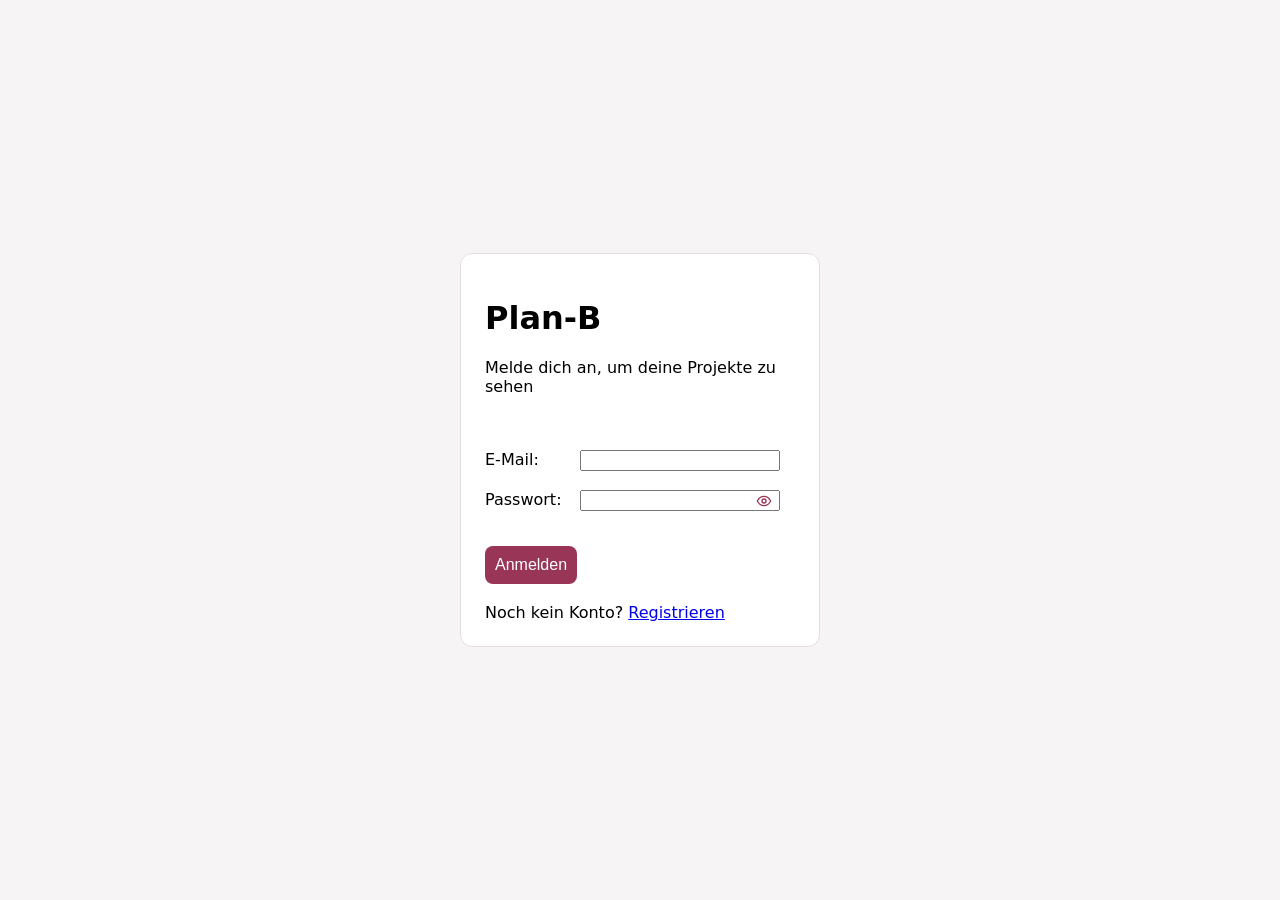
<file: Home/HTML/index.html>
<!DOCTYPE html>
<html lang="de">
<head>
    <meta charset="UTF-8">
    <meta name="viewport" content="width=device-width, initial-scale=1.0">
    <title>Dashboard · Plan B</title>
    <link rel="icon" type="image/svg+xml" href="../../icons/plan-b.svg?v=31">
    <link rel="shortcut icon" href="../../icons/plan-b.svg?v=31">
    <link rel="stylesheet" href="../../Projekte/CSS/projects.css?v=31">
    <link rel="stylesheet" href="../CSS/menu.css?v=31">
    <link rel="stylesheet" href="../CSS/home.css?v=31">
    <script src="/Projekte/JS/offline-db.js" defer></script>
    <script src="/Projekte/JS/api.js" defer></script>
    <script src="/Projekte/JS/ui.js" defer></script>
    <script src="../JS/menu.js" defer></script> <!--KI-Log Nr. 21-->
    <script src="../JS/home.js" defer></script>
</head>
<body>

    <header class="topbar">
        <a class="logo" href="index.html" aria-label="Plan B Startseite">
            <img src="../../icons/plan-b.svg?v=31" alt="" aria-hidden="true">
        </a>
        <nav class="nav" aria-label="Hauptnavigation">
            <a href="index.html?v=31" aria-current="page">Home</a>
            <a href="/Projekte/HTML/projects.html">Projekte</a>
            <a href="/Kalender/HTML/calender.html">Kalender</a>
        </nav>
        <div class="user-area">
            <span class="user-name" id="currentUserName"></span>
            <button class="btn" type="button" id="logoutButton">Abmelden</button>
        </div>
    </header>

    <main class="page dashboard-page">
    <section class="dashboard-content" aria-labelledby="dashboardTitle">
        <div class="page-head">
            <div>
                <h1 id="dashboardTitle">Meine To-Do's</h1>
                <p class="description">
                    Alle dir zugewiesenen Meetings, Long-To-dos
                    und Untertasks aus deinen Projekten.
                </p>
            </div>
        </div>

        <details class="card filters-card" open>
            <summary>Filter anzeigen</summary>
        <form id="dashboardFilters">
            <div class="grid-2">
                <div class="field">
                    <label for="dashboardFrom">
                        Von
                    </label>
                    <input
                        class="input"
                        id="dashboardFrom"
                        name="from"
                        type="datetime-local"
                    >
                </div>

                <div class="field">
                    <label for="dashboardTo">
                        Bis
                    </label>
                    <input
                        class="input"
                        id="dashboardTo"
                        name="to"
                        type="datetime-local"
                    >
                    <small>
                        Leer lassen, um auch zukünftige Aufgaben anzuzeigen.
                    </small>
                </div>


                <div class="field">
                    <label for="dashboardPriority">
                        Priorität
                    </label>
                    <select
                        class="select"
                        id="dashboardPriority"
                        name="priority"
                    >
                        <option value="">Alle</option>
                        <option value="HIGH">Hoch</option>
                        <option value="MEDIUM">Mittel</option>
                        <option value="LOW">Niedrig</option>
                    </select>
                </div>
            </div>

            
            <button
                class="btn btn-primary"
                type="submit"
            >
                Filtern
            </button>

            <button
                class="btn"
                type="button"
                id="clearDashboardFilters"
            >
                Filter zurücksetzen
            </button>
            
        </form>
        </details>

        <div
            id="dashboardMessage"
            class="page-message"
            role="alert"
            hidden
        ></div>

        <section class="dashboard-table-card card">
            <div class="section-head">
                <h2>Offene Aufgaben</h2>
            </div>

            <div class="table-wrap">
                <table class="data">
                    <thead>
                        <tr>
                            <th>Aufgabe</th>
                            <th>Typ</th>
                            <th>Projekt</th>
                            <th>Start</th>
                            <th>Ende/Frist</th>
                            <th>Priorität</th>
                        </tr>
                    </thead>

                    <tbody id="openTaskBody"></tbody>
                </table>
            </div>
        </section>

        <section class="dashboard-table-card card">
            <div class="section-head">
                <h2>Erledigt – letzte 7 Tage</h2>
            </div>

            <div class="table-wrap">
                <table class="data">
                    <thead>
                        <tr>
                            <th>Aufgabe</th>
                            <th>Typ</th>
                            <th>Projekt</th>
                            <th>Status</th>
                            <th>Priorität</th>
                        </tr>
                    </thead>

                    <tbody id="doneTaskBody"></tbody>
                </table>
            </div>
        </section>
    </section>
</main>

</body>
</html>
</file>
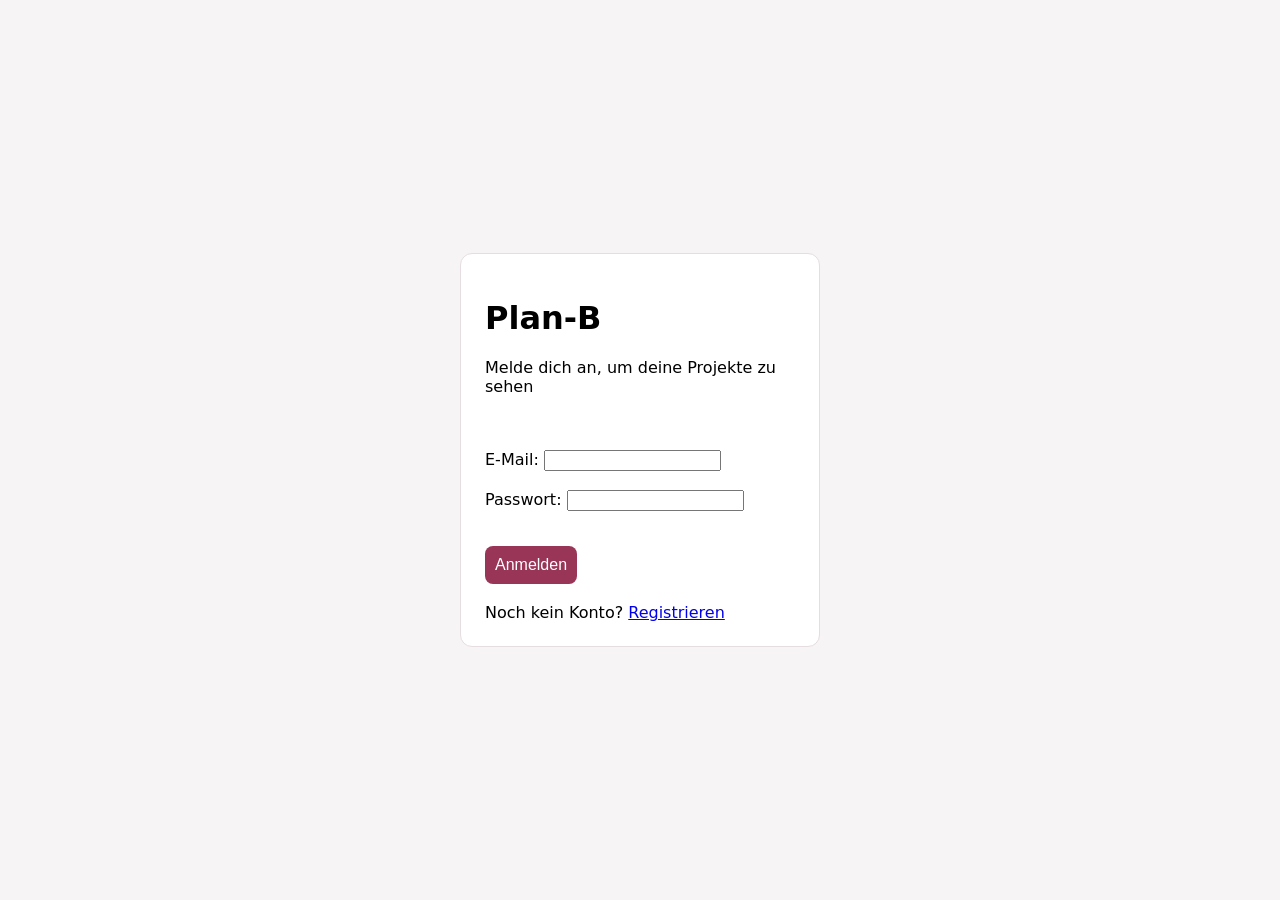
<file: login.html>
<!DOCTYPE html>
<html lang="de">
<head>
    <meta charset="UTF-8">
    <meta name="viewport" content="width=device-width, initial-scale=1.0">
    <title>Anmeldung</title>
    <link rel="stylesheet" href="login-register.css">
</head>

<body>
    <main class="login-box">
    <h1>Plan-B</h1>
    <p id="error-message" class="error" hidden></p> <!--KI-Log Nr. 5-->

    <p>Melde dich an, um deine Projekte zu sehen </p> <br><br>
        E-Mail: <input type="email" id="email-input"/><br><br>
        Passwort: <input type="password" id="password-input"/><br><br>
    
        <button type="button" id="logon">Anmelden</button><br><br>
        Noch kein Konto? <a href="register.html">Registrieren</a>
    
    </main>
   <script src="https://code.jquery.com/jquery-3.7.1.min.js"></script> <!--KI-Log Nr. 1-->
   <script src="login.js"></script>
</body>
</html>
<!--KI-Log Nr. 12: Gesamten Code prüfen nach Fehlern-->
</file>
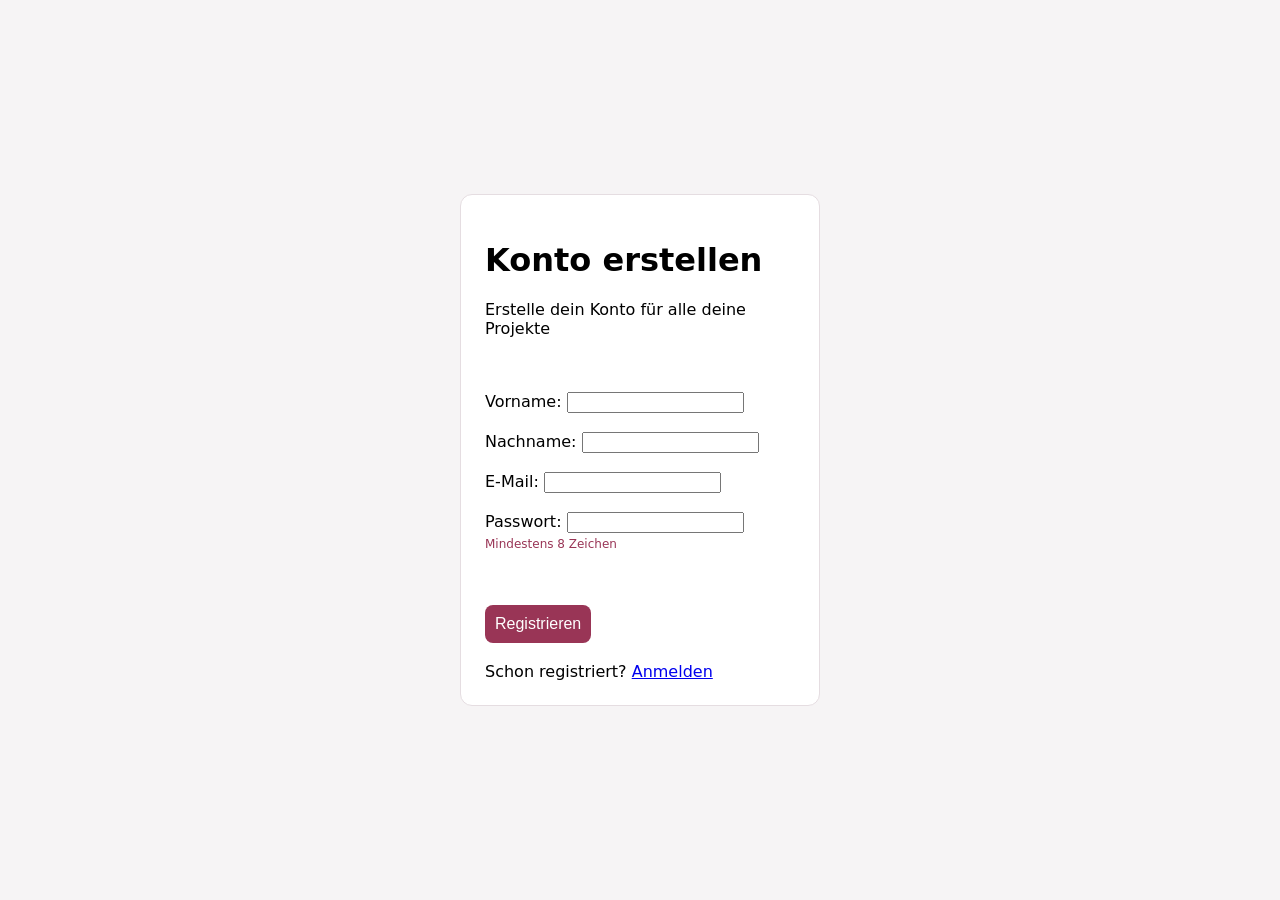
<file: register.html>
<!DOCTYPE html>
<html lang="de">
<head>
    <meta charset="UTF-8">
    <meta name="viewport" content="width=device-width, initial-scale=1.0">
    <title>Registrierung</title>
    <link rel="stylesheet" href="login-register.css">
</head>

<body>
    <main class="register-box">
    <h1>Konto erstellen</h1>
    <p id="error-message" class="error" hidden></p>

    <p>Erstelle dein Konto für alle deine Projekte</p> <br><br>

    Vorname: <input type="text" id="first-name-input"/><br><br>
    Nachname: <input type="text" id="last-name-input"/><br><br>
    E-Mail: <input type="email" id="email-input"/><br><br>
    Passwort: <input type="password" id="password-input"/>

    <p class= "hinweis">Mindestens 8 Zeichen </p><br><br>
    
    <button type="button" id="register">Registrieren</button><br><br>
    Schon registriert? <a href="login.html">Anmelden</a>

    </main>
<script src="https://code.jquery.com/jquery-3.7.1.min.js"></script>
<script src="register.js"></script>
</body>
</html>
</file>
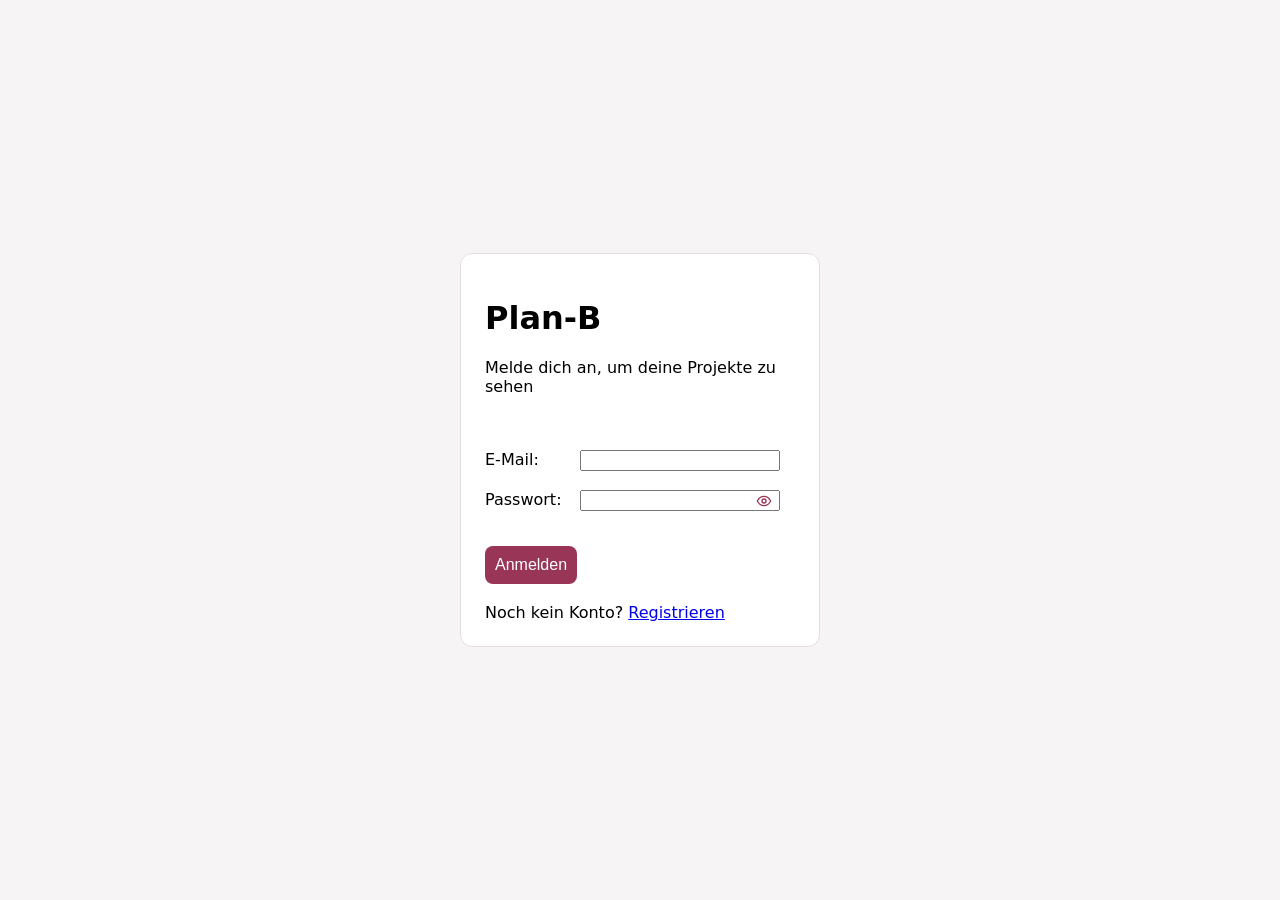
<file: Kalender/HTML/calender.html>
<!DOCTYPE html>
<html lang="de">
<head>
    <meta charset="UTF-8">
    <meta name="viewport" content="width=device-width, initial-scale=1.0">
    <title>Kalender | Plan B</title>
    <link rel="icon" type="image/svg+xml" href="../../icons/plan-b.svg?v=31">
    <link rel="shortcut icon" href="../../icons/plan-b.svg?v=31">

    
    <link rel="stylesheet" href="/Projekte/CSS/projects.css?v=31">
    <link rel="stylesheet" href="/Home/CSS/menu.css?v=31">
    <link rel="stylesheet" href="../CSS/calendar.css?v=31">

    
    <script src="/Projekte/JS/offline-db.js" defer></script>
    <script src="/Projekte/JS/api.js?v=37" defer></script>
    <script src="/Projekte/JS/ui.js?v=37" defer></script>
    <script src="/Home/JS/menu.js" defer></script>
    <script src="https://accounts.google.com/gsi/client" async defer></script>
    <script src="../JS/google-calendar-sync.js?v=33" defer></script>

    
    <script src="../JS/calendar.js?v=37" defer></script>
</head>
<body>
    <header class="topbar">
        <a class="logo" href="/Home/HTML/index.html" aria-label="Plan B Startseite">
            <img src="../../icons/plan-b.svg?v=31" alt="" aria-hidden="true">
        </a>
        <nav class="nav" aria-label="Hauptnavigation">
            <a href="/Home/HTML/index.html">Home</a>
            <a href="/Projekte/HTML/projects.html">Projekte</a>
            <a href="/Kalender/HTML/calender.html" aria-current="page">Kalender</a>
        </nav>
        <div class="user-area">
            <span class="user-name" id="currentUserName"></span>
            <button class="btn" type="button" id="logoutButton">Abmelden</button>
        </div>
    </header>

<dialog id="calendarDetails" class="calendar-details"
        aria-labelledby="calendarDetailsTitle">
    <h2 id="calendarDetailsTitle"></h2>
    <p id="calendarDetailsType"></p>

    <dl>
        <dt>Zuordnung</dt>
        <dd id="calendarDetailsContext"></dd>

        <dt>Beginn</dt>
        <dd id="calendarDetailsStart"></dd>

        <dt>Ende / Frist</dt>
        <dd id="calendarDetailsEnd"></dd>
    </dl>

    <p id="calendarDetailsProgress" hidden></p>
    <p class="calendar-details-note">Vorschau mit Beispieldaten.</p>

    <div id="calendarDetailsActions"
        class="calendar-schedule-actions"
        hidden>
        <button id="calendarEditSchedule" type="button" class="btn">
            Zeitfenster ändern
        </button>

        <button id="calendarRemoveSchedule" type="button" class="btn">
            Planung aufheben
        </button>
    </div>

    <form method="dialog">
        <button type="submit" class="btn" autofocus>Schließen</button>
    </form>
</dialog>

    <main class="page calendar-page">
        <header class="calendar-header">
            <h1>Kalender</h1>

            <div class="calendar-navigation">
                <button id="previousWeek" class="icon-btn" type="button"
                        aria-label="Vorherige Woche">
                    ←
                </button>

                <h2 id="weekLabel" aria-live="polite">
                    Wochenansicht
                </h2>

                <button id="nextWeek" class="icon-btn" type="button"
                        aria-label="Nächste Woche">
                    →
                </button>

                <button id="todayButton" class="btn" type="button">
                    Heute
                </button>
            </div>
        </header>

        <div class="calendar-sync-controls" role="group" aria-label="Externer Kalender">
            <span id="googleSyncStatus" class="calendar-sync-status">
                Externer Kalender nicht verbunden
            </span>
            <button id="googleConnect" class="btn" type="button">
                Synchronisieren
            </button>
            <button id="reloadCalendar" class="btn" type="button">
                Aktualisieren
            </button>
            <button id="googleDisconnect" class="btn" type="button" hidden>
                Verbindung trennen
            </button>
        </div>

        <ul class="calendar-legend" aria-label="Legende">
            <li>
                <span class="calendar-legend-swatch calendar-legend-swatch--long-todo"
                    aria-hidden="true"></span>
                Langes To-Do
            </li>
            <li>
                <span class="calendar-legend-swatch calendar-legend-swatch--meeting"
                    aria-hidden="true"></span>
                Meeting
            </li>
            <li>
                <span class="calendar-legend-swatch calendar-legend-swatch--subtask"
                    aria-hidden="true"></span>
                Teilaufgabe
            </li>
            <li>
                <span class="calendar-legend-swatch calendar-legend-swatch--external"
                    aria-hidden="true"></span>
                Belegt (externer Kalender)
            </li>
        </ul>

        <div class="calendar-filters" role="group" aria-label="Kalender filtern">
            <label for="calendarTypeFilter">
                Tasktyp
                <select id="calendarTypeFilter">
                    <option value="">Alle Typen</option>
                    <option value="meeting">Meeting</option>
                    <option value="longTodo">Langes To-Do</option>
                    <option value="subtask">Teilaufgabe</option>
                </select>
            </label>
        </div>

        <div class="calendar-layout">
            <section class="calendar-board" aria-label="Wochenkalender">
                
                <div id="calendarDayHeaders" class="calendar-day-headers"></div>

                <section class="calendar-long-todos"
                         aria-labelledby="longTodosHeading">
                    <h3 id="longTodosHeading">Lange To-Dos</h3>
                    <div id="longTodoBars"></div>
                </section>

                
                <div id="calendarScrollArea" class="calendar-scroll-area">
                    <div class="calendar-time-grid">
                        <div id="calendarTimeLabels"
                             class="calendar-time-labels"
                             aria-hidden="true"></div>

                        <div id="calendarDays" class="calendar-days"></div>
                    </div>
                </div>
            </section>

            <aside class="card calendar-sidebar"
                   aria-labelledby="unscheduledHeading">
                <h2 id="unscheduledHeading">Meine Teilaufgaben einplanen</h2>
                <p class="muted">
                    Teilaufgaben ohne Zeitfenster. In dieser Vorschau wird die Planung
                    beim Neuladen zurückgesetzt.
                </p>
                <div id="unscheduledSubtasks"></div>
            </aside>
        </div>

        <p id="calendarMessage" role="status" hidden></p>
    </main>

    <dialog id="calendarScheduleDialog" class="calendar-details"
        aria-labelledby="calendarScheduleTitle">
    <h2 id="calendarScheduleTitle">Teilaufgabe einplanen</h2>

    <p id="calendarScheduleTask"></p>
    <p id="calendarScheduleDeadline"></p>

    <form id="calendarScheduleForm" class="calendar-schedule-form">
        <label for="calendarScheduleDate">
            Datum
            <input id="calendarScheduleDate" type="date" required>
        </label>

        <label for="calendarScheduleStart">
            Beginn
            <input id="calendarScheduleStart" type="time" required>
        </label>

        <label for="calendarScheduleEnd">
            Ende
            <input id="calendarScheduleEnd" type="time" required>
        </label>

        <p id="calendarScheduleError" class="calendar-schedule-error"
           role="alert" hidden></p>

        <div id="calendarScheduleConflict" class="calendar-conflict" hidden>
            <div role="alert">
                <p>Das gewählte Zeitfenster überschneidet sich mit:</p>
                <ul id="calendarScheduleConflictList"></ul>
            </div>

            <label class="calendar-conflict-confirm">
                <input id="calendarScheduleConflictConfirm" type="checkbox">
                <span>Trotz Überschneidung einplanen</span>
            </label>
        </div>

        <p class="calendar-details-note">
            Nur Vorschau: keine dauerhafte Speicherung.
            Überschneidungen werden anhand der vorhandenen Beispieldaten geprüft.
        </p>

        <div class="calendar-schedule-actions">
            <button id="calendarScheduleCancel" type="button" class="btn">
                Abbrechen
            </button>
            <button type="submit" class="btn">
                In Vorschau einplanen
            </button>
        </div>
    </form>
</dialog>

</body>
</html>
</file>
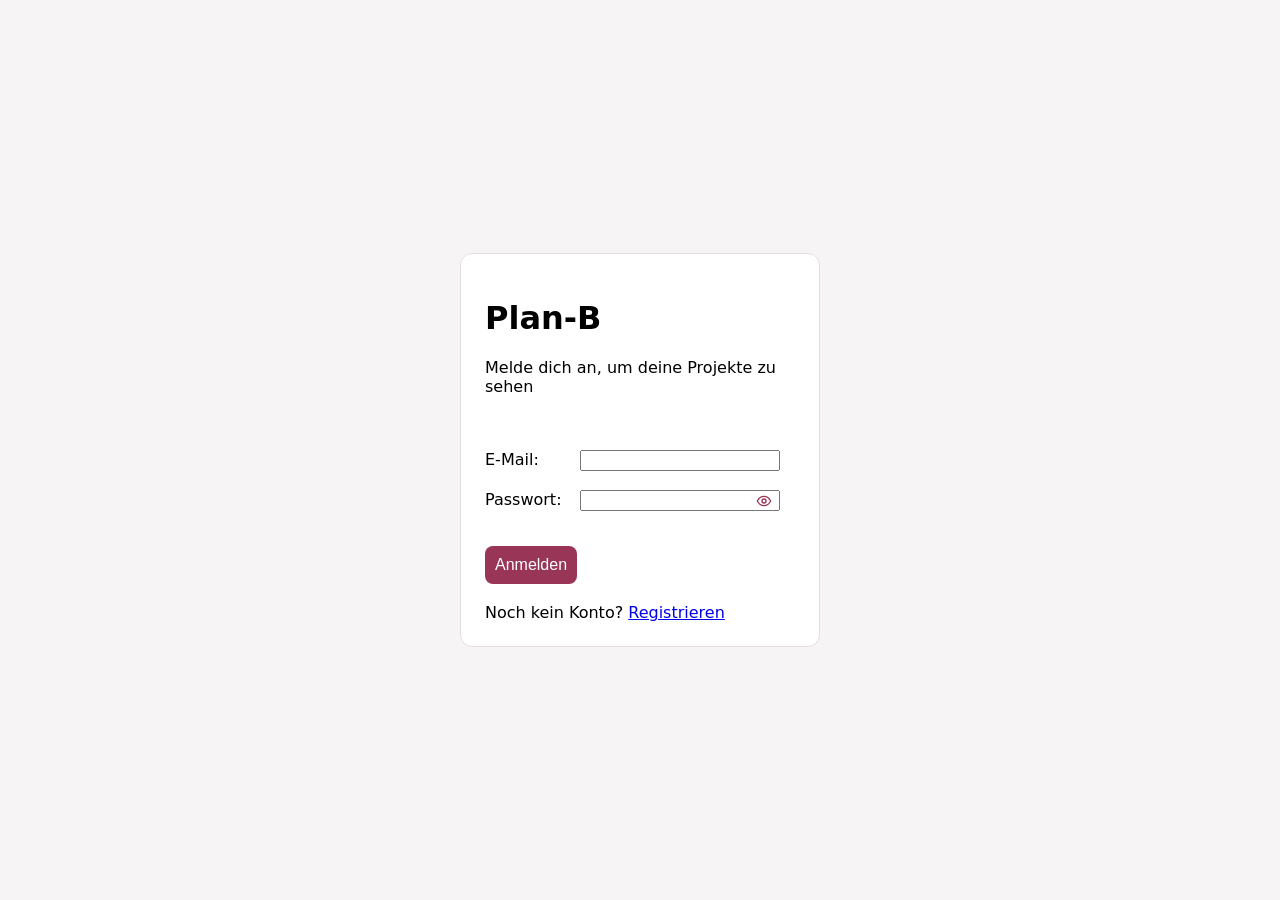
<file: Login/HTML/login.html>
<!DOCTYPE html>
<html lang="de">
<head>
    <meta charset="UTF-8">
    <meta name="viewport" content="width=device-width, initial-scale=1.0">
    <title>Anmeldung</title>
    <link rel="icon" type="image/svg+xml" href="../../icons/plan-b.svg?v=31">
    <link rel="shortcut icon" href="../../icons/plan-b.svg?v=31">
    <link rel="stylesheet" href="../CSS/login-register.css">
</head>

<body>
    <main class="login-box">
    <h1>Plan-B</h1>
    <p id="error-message" class="error" hidden></p> <!--KI-Log Nr. 5-->

    <p>Melde dich an, um deine Projekte zu sehen </p> <br><br>
        <label for="email-input">E-Mail:</label> <input type="email" id="email-input"/><br><br><!--KI Log Nr. 20-->
        <label for="password-input">Passwort:</label><!--KI Log Nr. 20-->
        <div class="passwort-feld"> <!--KI Log Nr. 18-->
            <input type="password" id="password-input">
            <button type="button" class="toggle-password" aria-label="Passwort anzeigen">
                <img src="../../icons/eye.svg" alt="">
            </button>
        </div><br><br>
    
        <button type="button" id="logon">Anmelden</button><br><br>
        Noch kein Konto? <a href="register.html">Registrieren</a>
    
    </main>
   <script src="/Projekte/JS/offline-db.js" defer></script>
   <script src="https://code.jquery.com/jquery-3.7.1.min.js" defer></script> <!--KI-Log Nr. 1-->
   <script src="../JS/passwort-toggle.js" defer></script> <!--KI-Log Nr. 18-->
   <script src="../JS/login.js" defer></script>
</body>
</html>
<!--KI-Log Nr. 12: Gesamten Code prüfen nach Fehlern-->
</file>
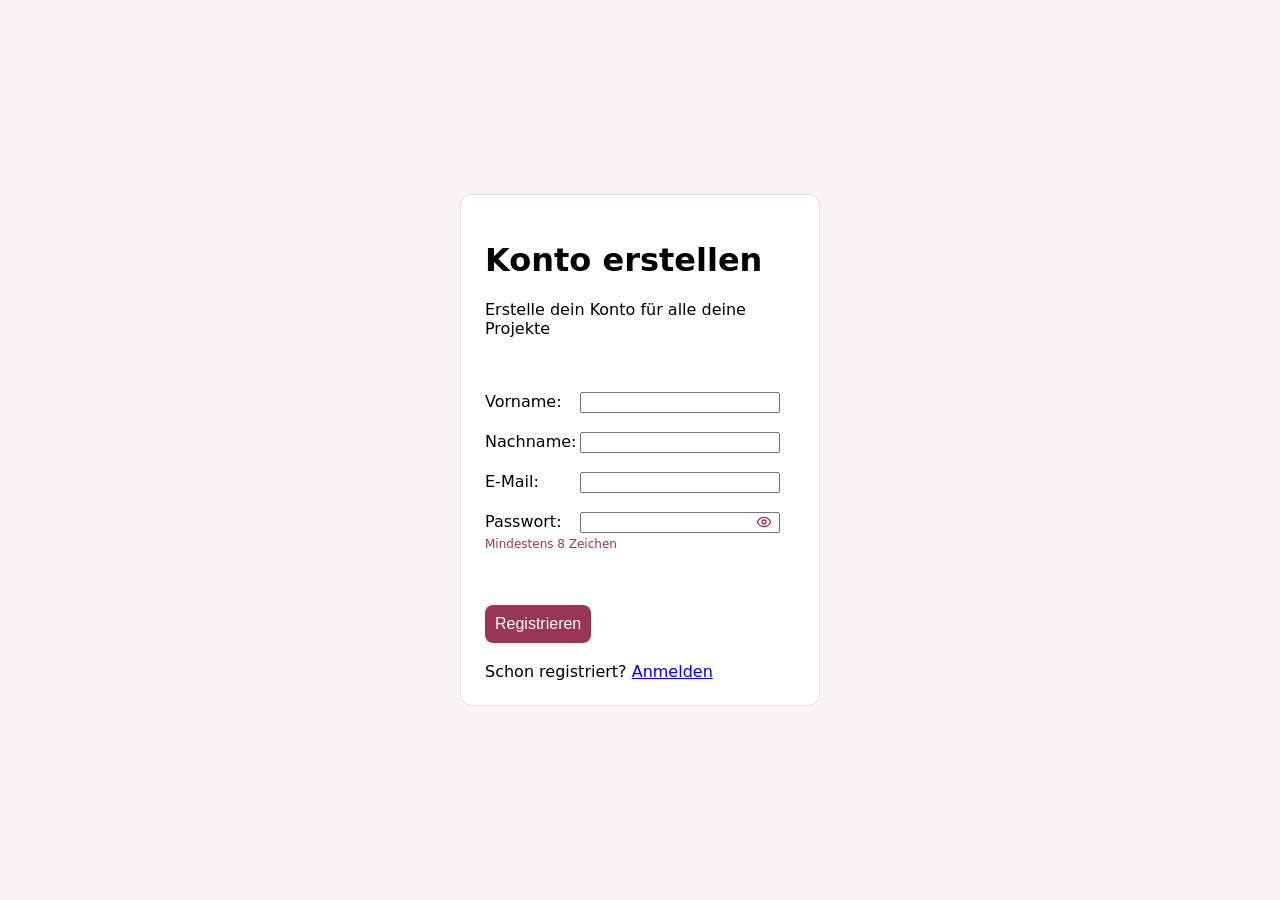
<file: Login/HTML/register.html>
<!DOCTYPE html>
<html lang="de">
<head>
    <meta charset="UTF-8">
    <meta name="viewport" content="width=device-width, initial-scale=1.0">
    <title>Registrierung</title>
    <link rel="icon" type="image/svg+xml" href="../../icons/plan-b.svg?v=31">
    <link rel="shortcut icon" href="../../icons/plan-b.svg?v=31">
    <link rel="stylesheet" href="../CSS/login-register.css">
</head>

<body>
    <main class="register-box">
    <h1>Konto erstellen</h1>
    <p id="error-message" class="error" hidden></p>

    <p>Erstelle dein Konto für alle deine Projekte</p> <br><br>

    <label for="first-name-input">Vorname:</label> <input type="text" id="first-name-input"/><br><br><!--KI Log Nr. 20-->
    <label for="last-name-input">Nachname:</label> <input type="text" id="last-name-input"/><br><br><!--KI Log Nr. 20-->
    <label for="email-input">E-Mail:</label> <input type="email" id="email-input"/><br><br><!--KI Log Nr. 20-->
    <label for="password-input">Passwort:</label><!--KI Log Nr. 20-->
    <div class="passwort-feld"> <!--KI Log Nr. 18-->
            <input type="password" id="password-input">
            <button type="button" class="toggle-password" aria-label="Passwort anzeigen">
                <img src="../../icons/eye.svg" alt="">
            </button>
        </div>

    <p class= "hinweis">Mindestens 8 Zeichen </p><br><br>
    
    <button type="button" id="register">Registrieren</button><br><br>
    Schon registriert? <a href="login.html">Anmelden</a>

    </main>
<script src="/Projekte/JS/offline-db.js" defer></script>
<script src="https://code.jquery.com/jquery-3.7.1.min.js" defer></script>
<script src="../JS/passwort-toggle.js" defer></script> <!--KI-Log Nr. 18-->
<script src="../JS/register.js" defer></script>
</body>
</html>
</file>
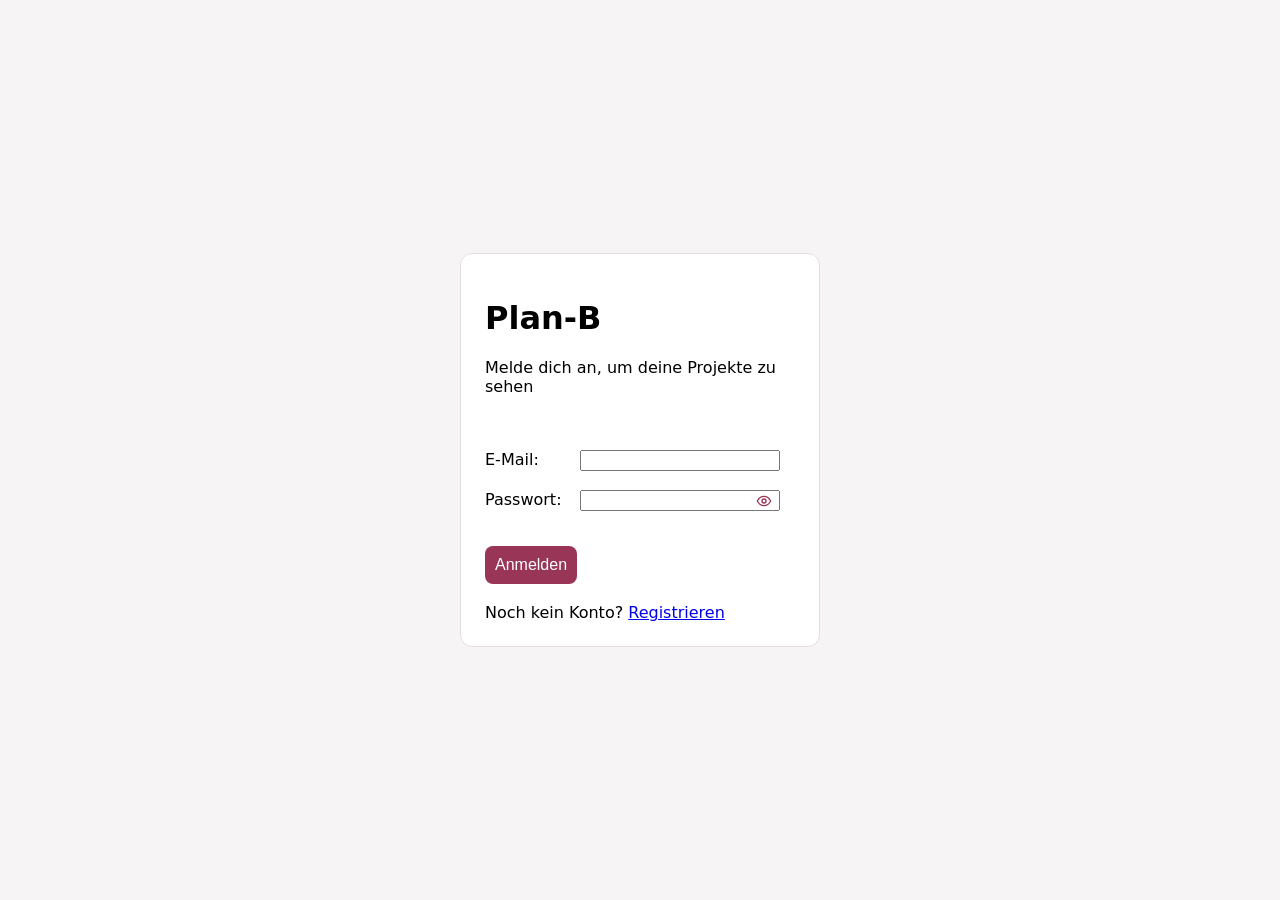
<file: Projekte/HTML/create-new-project.html>
<!DOCTYPE html>
<html lang="de">
<head>
  <meta charset="UTF-8">
  <meta name="viewport" content="width=device-width, initial-scale=1.0">
  <title>Neues Projekt · Plan B</title>
  <link rel="icon" type="image/svg+xml" href="../../icons/plan-b.svg?v=31">
  <link rel="shortcut icon" href="../../icons/plan-b.svg?v=31">
  <!-- KI-Log Nr. 48: Dieser alte Einstieg nutzt ausschließlich das zentrale Formular in projects.html. -->
  <meta http-equiv="refresh" content="0;url=projects.html#new">
</head>
<body>
  <p>Weiterleitung zur Projektübersicht …</p>
  <p><a href="projects.html#new">Neues Projekt anlegen</a></p>
  <script src="/Projekte/JS/offline-db.js" defer></script>
  <script>
    window.location.replace('projects.html#new');
  </script>
</body>
</html>
</file>
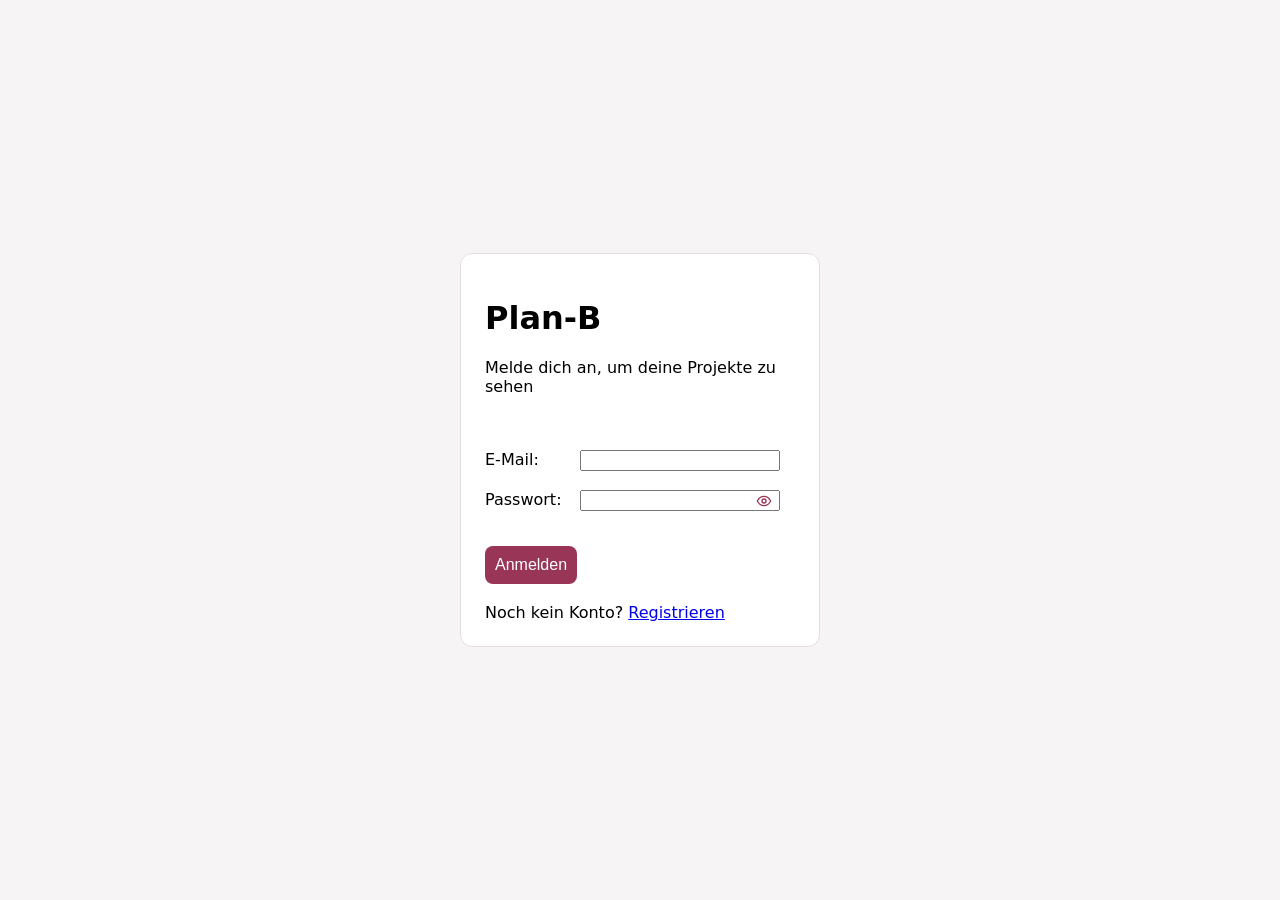
<file: Projekte/HTML/project.html>
<!DOCTYPE html>
<html lang="de">
<head>
  <meta charset="UTF-8">
  <meta name="viewport" content="width=device-width, initial-scale=1.0">
  <title>Projekt · Plan B</title>
  <link rel="icon" type="image/svg+xml" href="../../icons/plan-b.svg?v=31">
  <link rel="shortcut icon" href="../../icons/plan-b.svg?v=31">
  <link rel="stylesheet" href="../CSS/projects.css?v=37">
</head>
<body>
  <!-- Kopfzeile wie in den Wireframes (KI-Log Nr. 38) -->
  <header class="topbar">
    <a class="logo" href="../../Home/HTML/index.html" aria-label="Plan B Startseite">
      <img src="../../icons/plan-b.svg?v=31" alt="" aria-hidden="true">
    </a>
    <nav class="nav" aria-label="Hauptnavigation">
      <a href="../../Home/HTML/index.html">Home</a>
      <a href="projects.html" aria-current="page">Projekte</a>
      <a href="../../Kalender/HTML/calender.html">Kalender</a>
    </nav>
    <div class="user-area">
      <span class="user-name" id="currentUserName"></span>
      <button class="btn" type="button" id="logoutButton">Abmelden</button>
    </div>
  </header>

  <!-- KI-Log Nr. 32: Projektansicht (Wireframe S. 3 Teammitglied, S. 4 Projektleitung) -->
  <main class="page">
    <a class="back-link" href="projects.html">← Meine Projekte</a>

    <div id="pageMessage" class="page-message" role="alert" hidden></div>

    <div id="projectView" hidden>
      <div class="page-head">
        <div>
          <div class="title-row">
            <h1 id="projectTitle"></h1>
            <span class="pill" id="projectStatus"></span>
            <span class="role-text" id="projectRole"></span>
          </div>
          <p class="description" id="projectDescription"></p>
        </div>
        
        <div class="head-actions" id="leadActions" hidden>
          <button class="btn btn-lg" type="button" id="editProjectButton">Projekt bearbeiten</button>
          <a class="btn btn-primary btn-lg" id="manageTasksLink" href="task-manage.html">Task verwalten</a>
        </div>
      </div>

      <div class="layout">
        
        <aside class="card members-card" aria-labelledby="membersHeading">
          <div class="card-head">
            <h2 id="membersHeading">Mitglieder</h2>
            <button class="icon-btn" type="button" id="openMembersButton" aria-label="Mitglieder verwalten" title="Mitglieder verwalten" hidden>
              <svg viewBox="0 0 24 24" fill="none" stroke="currentColor" stroke-width="1.8" stroke-linecap="round" stroke-linejoin="round" aria-hidden="true"><path d="M4 20h4L19 9l-4-4L4 16v4z"/><path d="M13.5 6.5l4 4"/></svg>
            </button>
          </div>
          <ul class="member-names" id="memberNames"></ul>
        </aside>

        
        <section aria-labelledby="todosHeading">
          <div class="section-head">
            <h2 id="todosHeading">To-Do's</h2>
            <button class="btn btn-dashed" type="button" id="newTaskButton" hidden>
              <svg viewBox="0 0 24 24" fill="none" stroke="currentColor" stroke-width="2" stroke-linecap="round" aria-hidden="true"><path d="M12 5v14M5 12h14"/></svg>
              Task anlegen
            </button>
          </div>
          <div class="table-wrap">
            <table class="data">
              <thead id="taskHead"></thead>
              <tbody id="taskBody"></tbody>
            </table>
          </div>

          <h2 class="done-title" id="doneTitle">Erledigt (0)</h2>
          <ul class="done-list" id="doneList"></ul>
        </section>
      </div>
    </div>
  </main>

  

  <!-- KI-Log Nr. 33: Mitglieder · Projekt (Wireframe S. 7) -->
  <div class="modal-backdrop" id="membersModal" hidden>
    <section class="modal" role="dialog" aria-modal="true" aria-labelledby="membersModalTitle">
      <div class="modal-head">
        <h2 id="membersModalTitle">Mitglieder</h2>
        <button class="modal-close" type="button" data-close aria-label="Schließen">×</button>
      </div>
      <div class="modal-body">
        <div id="memberItems"></div>
      </div>
      <div class="modal-foot no-border">
        <button class="btn btn-dashed btn-lg btn-block" type="button" id="openInviteButton">
          <svg viewBox="0 0 24 24" fill="none" stroke="currentColor" stroke-width="2" stroke-linecap="round" aria-hidden="true"><path d="M12 5v14M5 12h14"/></svg>
          Mitglied hinzufügen
        </button>
      </div>
    </section>
  </div>

  <!-- KI-Log Nr. 33: Mitglied hinzufügen (Wireframe S. 8) -->
  <div class="modal-backdrop" id="inviteModal" hidden>
    <form class="modal" id="inviteForm" role="dialog" aria-modal="true" aria-labelledby="inviteTitle" novalidate>
      <div class="modal-head">
        <h2 id="inviteTitle">Mitglied hinzufügen</h2>
        <button class="modal-close" type="button" data-close aria-label="Schließen">×</button>
      </div>
      <div class="modal-body">
        <div class="field">
          <label for="inviteEmail">E-Mail-Adresse *</label>
          <input class="input" id="inviteEmail" name="email" type="email" placeholder="name@beispiel.de" autocomplete="email" required autofocus>
        </div>
        <fieldset class="fieldset">
          <legend>Rolle *</legend>
          <label class="radio"><input type="radio" name="role" value="MEMBER" checked> Teammitglied</label>
          <label class="radio"><input type="radio" name="role" value="PROJECT_LEADER"> Projektleitung</label>
        </fieldset>
        <p class="form-hint">Die E-Mail-Adresse muss bereits registriert sein. Die Person wird direkt als Projektmitglied hinzugefügt.</p>
      </div>
      <div class="modal-foot no-border">
        <button class="btn btn-lg" type="button" data-close>Abbrechen</button>
        <button class="btn btn-primary btn-lg" type="submit" id="inviteSubmit">Mitglied hinzufügen</button>
      </div>
    </form>
  </div>

  <!-- KI-Log Nr. 33: Rolle ändern (Stift in der Mitgliederliste) -->
  <div class="modal-backdrop" id="roleModal" hidden>
    <form class="modal" id="roleForm" role="dialog" aria-modal="true" aria-labelledby="roleTitle" novalidate>
      <div class="modal-head">
        <h2 id="roleTitle">Rolle ändern</h2>
        <button class="modal-close" type="button" data-close aria-label="Schließen">×</button>
      </div>
      <div class="modal-body">
        <fieldset class="fieldset">
          <legend>Rolle *</legend>
          <label class="radio"><input type="radio" name="role" value="MEMBER"> Teammitglied</label>
          <label class="radio"><input type="radio" name="role" value="PROJECT_LEADER"> Projektleitung</label>
        </fieldset>
      </div>
      <div class="modal-foot no-border">
        <button class="btn btn-lg" type="button" data-close>Abbrechen</button>
        <button class="btn btn-primary btn-lg" type="submit" id="roleSubmit">Speichern</button>
      </div>
    </form>
  </div>

  <!-- KI-Log Nr. 32: Projekt bearbeiten (gleiches Layout wie "Neues Projekt anlegen") -->
  <div class="modal-backdrop" id="editProjectModal" hidden>
    <form class="modal" id="editProjectForm" role="dialog" aria-modal="true" aria-labelledby="editProjectTitle" novalidate>
      <div class="modal-head">
        <h2 id="editProjectTitle">Projekt bearbeiten</h2>
        <button class="modal-close" type="button" data-close aria-label="Schließen">×</button>
      </div>
      <div class="modal-body">
        <div class="field">
          <label for="editTitle">Titel *</label>
          <input class="input" id="editTitle" name="title" type="text" maxlength="100" required autofocus>
        </div>
        <div class="field">
          <label for="editDescription">Beschreibung</label>
          <textarea class="textarea" id="editDescription" name="description" maxlength="500"></textarea>
        </div>
        <div class="field">
          <label for="editStatus">Status</label>
          <select class="select" id="editStatus" name="status">
            <option value="ACTIVE">Aktiv</option>
            <option value="COMPLETED">Abgeschlossen</option>
          </select>
        </div>
      </div>
      <div class="modal-foot no-border">
        <button class="btn btn-lg" type="button" data-close>Abbrechen</button>
        <button class="btn btn-primary btn-lg" type="submit" id="editProjectSubmit">Speichern</button>
      </div>
    </form>
  </div>

  <!-- KI-Log Nr. 34: Neue Aufgabe (Wireframe S. 11) -->
  <div class="modal-backdrop" id="newTaskModal" hidden>
    <form class="modal" id="newTaskForm" role="dialog" aria-modal="true" aria-labelledby="newTaskTitle" novalidate>
      <div class="modal-head">
        <h2 id="newTaskTitle">Neue Aufgabe</h2>
        <button class="modal-close" type="button" data-close aria-label="Schließen">×</button>
      </div>
      <div class="modal-body">
        <div class="field">
          <span class="label" id="typeLabel">Typ *</span>
          <div class="segmented" role="group" aria-labelledby="typeLabel">
            <button type="button" data-type="MEETING" aria-pressed="true">Meeting</button>
            <button type="button" data-type="LANGES_TODO" aria-pressed="false">Langes To-Do</button>
          </div>
        </div>
        <div class="field">
          <label for="taskTitle">Titel *</label>
          <input class="input" id="taskTitle" name="title" type="text" placeholder="z. B. Sprint Review" maxlength="120" required>
        </div>
        <div class="field">
          <label for="taskDescription">Beschreibung</label>
          <textarea class="textarea" id="taskDescription" name="description" maxlength="1000"></textarea>
        </div>
        <div class="grid-2">
          <div class="field">
            <label for="taskStart" id="taskStartLabel">Start *</label>
            <!-- KI-Log Nr. 45: Native HTML-Datum/Uhrzeit mit Browser-Icon. -->
            <input class="input" id="taskStart" name="start" type="datetime-local" step="900">
          </div>
          <div class="field">
            <label for="taskEnd" id="taskEndLabel">Ende *</label>
            <!-- KI-Log Nr. 45: Native HTML-Datum/Uhrzeit mit Browser-Icon. -->
            <input class="input" id="taskEnd" name="end" type="datetime-local" step="900" required>
          </div>
          <div class="field">
            <span class="label">Teilnehmer</span>
            <div id="newTaskParticipants"></div>
          </div>
          <div class="field">
            <label for="taskPriority">Priorität *</label>
            <select class="select" id="taskPriority" name="priority">
              <option value="HIGH">Hoch</option>
              <option value="MEDIUM" selected>Mittel</option>
              <option value="LOW">Niedrig</option>
            </select>
          </div>
        </div>

        
        <div class="dashed-box" id="availabilityBox">
          <div class="box-head">
            <span>Verfügbarkeit der Teilnehmer</span>
            <button class="btn" type="button" id="checkAvailabilityButton">Zeit prüfen</button>
          </div>
          <div id="availabilityRows"></div>
        </div>

        
        <fieldset class="fieldset dashed" id="newSubtaskSection" hidden>
          <legend>Teilaufgaben</legend>
          <p class="form-hint" style="margin-bottom:12px">Teilaufgaben haben die Frist des langen To-Dos und jeweils eine eigene Priorität.</p>
          <div id="newSubtasks"></div>
          <button class="btn btn-dashed" type="button" id="addNewSubtaskButton">+ Teilaufgabe hinzufügen</button>
        </fieldset>
      </div>
      <div class="modal-foot">
        <button class="btn btn-lg" type="button" data-close>Abbrechen</button>
        <button class="btn btn-primary btn-lg" type="submit" id="newTaskSubmit">Anlegen</button>
      </div>
    </form>
  </div>

  <!-- KI-Log Nr. 35: Langes To-Do / Meeting Detail (Wireframe S. 9) -->
  <div class="modal-backdrop" id="taskDetailModal" hidden>
    <section class="modal" role="dialog" aria-modal="true" aria-labelledby="taskDetailHeading">
      <div class="modal-head">
        <h2 id="taskDetailHeading">Langes To-Do</h2>
        <button class="modal-close" type="button" data-close aria-label="Schließen">×</button>
      </div>
      <div class="modal-body" id="taskDetailBody"></div>
      <div class="modal-foot">
        <span class="hint" id="taskDetailHint"></span>
        <button class="btn btn-lg" type="button" data-close>Schließen</button>
      </div>
    </section>
  </div>

  <!-- KI-Log Nr. 35: Teilaufgabe (Wireframe S. 13) + Konflikt "Nicht übernommen" (S. 14) -->
  <div class="modal-backdrop" id="subtaskModal" hidden>
    <section class="modal" role="dialog" aria-modal="true" aria-labelledby="subtaskHeading">
      <div class="modal-head">
        <h2 id="subtaskHeading">Teilaufgabe</h2>
        <button class="modal-close" type="button" data-close aria-label="Schließen">×</button>
      </div>
      <div class="modal-body" id="subtaskBody"></div>
      <div class="modal-foot" id="subtaskFoot"></div>
    </section>
  </div>

  <!-- KI-Log Nr. 39: Teilaufgabe einplanen (Wireframe S. 15) -->
  <div class="modal-backdrop" id="scheduleModal" hidden>
    <form class="modal" id="scheduleForm" role="dialog" aria-modal="true" aria-labelledby="scheduleHeading" novalidate>
      <div class="modal-head">
        <h2 id="scheduleHeading">Teilaufgabe einplanen</h2>
        <button class="modal-close" type="button" data-close aria-label="Schließen">×</button>
      </div>
      <div class="modal-body">
        <div class="detail-value title" id="scheduleTaskTitle"></div>
        <div class="detail-value" id="scheduleTaskMeta"></div>
        <div class="field">
          <label for="scheduleDate">Datum *</label>
          <input class="input" id="scheduleDate" name="date" type="date" required>
        </div>
        <div class="schedule-form">
          <div class="field"><label for="scheduleFrom">Von *</label><input class="input" id="scheduleFrom" name="from" type="time" required></div>
          <div class="field"><label for="scheduleTo">Bis *</label><input class="input" id="scheduleTo" name="to" type="time" required></div>
        </div>
        <h3 style="margin:18px 0 4px;font-size:16px">Freie Zeitfenster bis zur Frist</h3>
        <div id="freeSlotList" class="slot-list"><p class="empty">Freie Zeiten werden geladen …</p></div>
        <p class="form-hint">Belegte Zeiten aus deinem Kalender sind berücksichtigt. Eingeplante Zeitfenster siehst nur du.</p>
      </div>
      <div class="modal-foot">
        <button class="btn btn-lg" type="button" data-close>Abbrechen</button>
        <button class="btn btn-primary btn-lg" type="submit" id="scheduleSubmit">Einplanen</button>
      </div>
    </form>
  </div>

  <script src="/Projekte/JS/offline-db.js" defer></script>
  <script src="../JS/api.js?v=30e1109" defer></script>
  <script src="../JS/ui.js" defer></script>
  <script src="../JS/project.js?v=30e1109" defer></script>
</body>
</html>
</file>
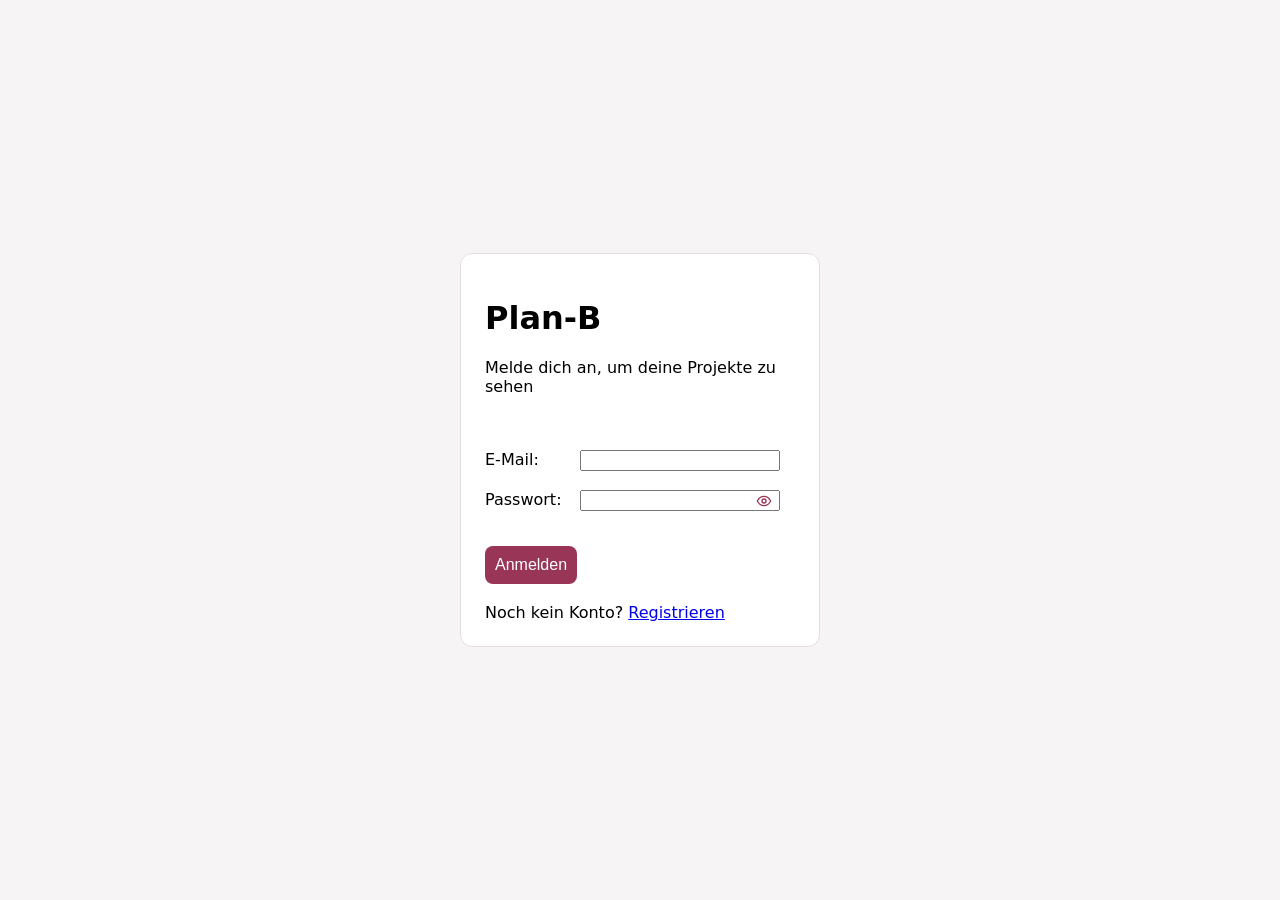
<file: Projekte/HTML/projects.html>
<!DOCTYPE html>
<html lang="de">
<head>
  <meta charset="UTF-8">
  <meta name="viewport" content="width=device-width, initial-scale=1.0">
  <title>Meine Projekte · Plan B</title>
  <link rel="icon" type="image/svg+xml" href="../../icons/plan-b.svg?v=31">
  <link rel="shortcut icon" href="../../icons/plan-b.svg?v=31">
  <link rel="stylesheet" href="../CSS/projects.css?v=37">
</head>
<body>
  <!-- Kopfzeile wie in den Wireframes (KI-Log Nr. 38) -->
  <header class="topbar">
    <a class="logo" href="../../Home/HTML/index.html" aria-label="Plan B Startseite">
      <img src="../../icons/plan-b.svg?v=31" alt="" aria-hidden="true">
    </a>
    <nav class="nav" aria-label="Hauptnavigation">
      <a href="../../Home/HTML/index.html">Home</a>
      <a href="projects.html" aria-current="page">Projekte</a>
      <a href="../../Kalender/HTML/calender.html">Kalender</a>
    </nav>
    <div class="user-area">
      <span class="user-name" id="currentUserName"></span>
      <button class="btn" type="button" id="logoutButton">Abmelden</button>
    </div>
  </header>

  <!-- KI-Log Nr. 31: Projektübersicht "Meine Projekte" + "Neues Projekt anlegen" -->
  <main class="page">
    <section class="projects-col" aria-labelledby="projectsTitle">
      <h1 id="projectsTitle">Meine Projekte</h1>
      
      <div id="projectList"><p class="loading">Projekte werden geladen …</p></div>
      <button class="btn btn-dashed btn-lg btn-block" type="button" id="newProjectButton">
        <svg viewBox="0 0 24 24" fill="none" stroke="currentColor" stroke-width="2" stroke-linecap="round" aria-hidden="true"><path d="M12 5v14M5 12h14"/></svg>
        Neues Projekt anlegen
      </button>
    </section>
  </main>

  
  <div class="modal-backdrop" id="newProjectModal" hidden>
    <form class="modal" id="newProjectForm" role="dialog" aria-modal="true" aria-labelledby="newProjectTitle" novalidate>
      <div class="modal-head">
        <h2 id="newProjectTitle">Neues Projekt anlegen</h2>
        <button class="modal-close" type="button" data-close aria-label="Schließen">×</button>
      </div>
      <div class="modal-body">
        <div class="field">
          <label for="projectTitle">Titel *</label>
          <input class="input" id="projectTitle" name="title" type="text" maxlength="100" required autofocus>
        </div>
        <div class="field">
          <label for="projectDescription">Beschreibung</label>
          <textarea class="textarea" id="projectDescription" name="description" maxlength="500"></textarea>
        </div>
        <p class="form-hint">Du wirst automatisch Projektleitung dieses Projekts.</p>
      </div>
      <div class="modal-foot no-border">
        <button class="btn btn-lg" type="button" data-close>Abbrechen</button>
        <button class="btn btn-primary btn-lg" type="submit" id="createProjectSubmit">Anlegen</button>
      </div>
    </form>
  </div>

  <script src="/Projekte/JS/offline-db.js" defer></script>
  <script src="../JS/api.js" defer></script>
  <script src="../JS/ui.js" defer></script>
  <script src="../JS/projects.js" defer></script>
</body>
</html>
</file>
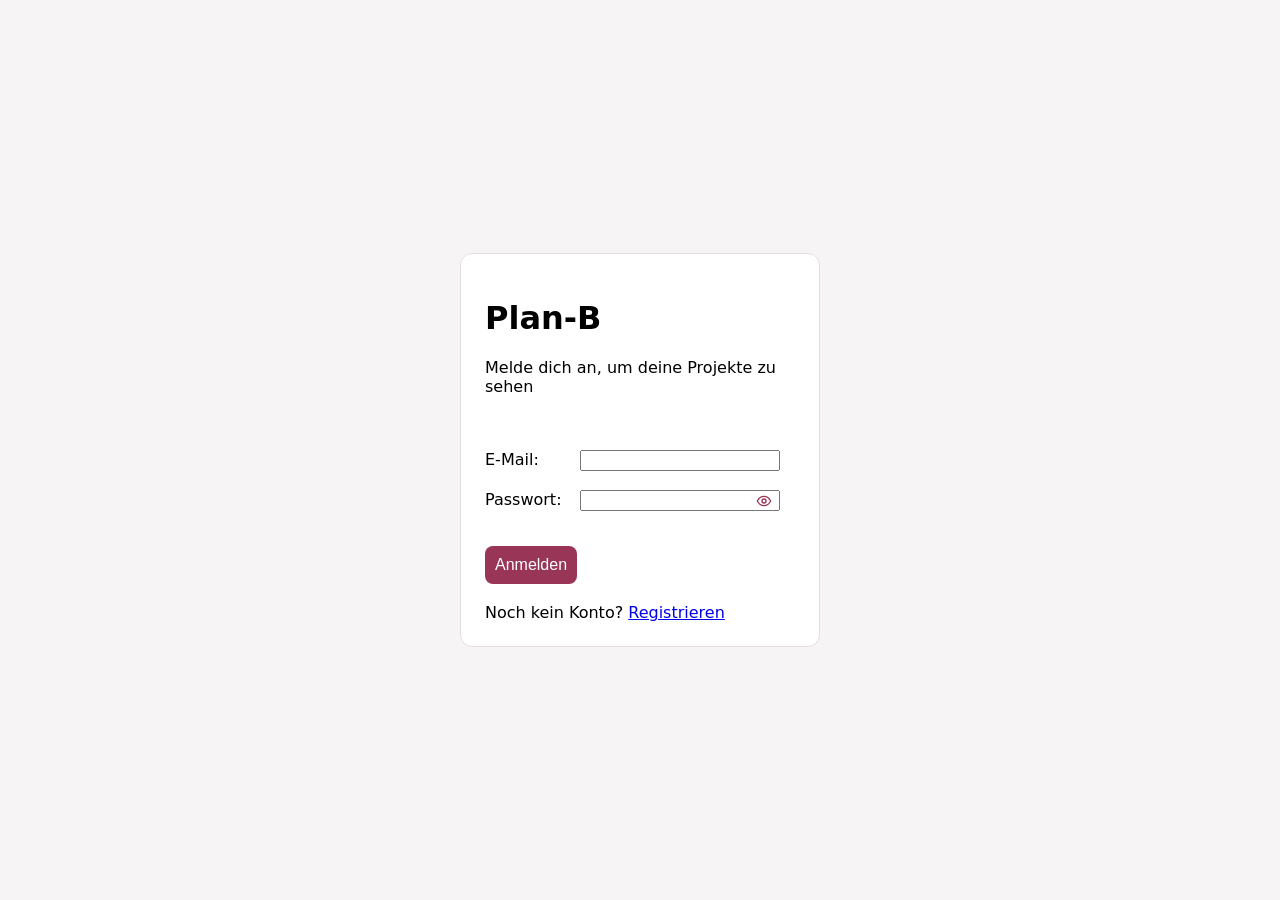
<file: Projekte/HTML/task-manage.html>
<!DOCTYPE html>
<html lang="de">
<head>
  <meta charset="UTF-8">
  <meta name="viewport" content="width=device-width, initial-scale=1.0">
  <title>Task verwalten · Plan B</title>
  <link rel="icon" type="image/svg+xml" href="../../icons/plan-b.svg?v=31">
  <link rel="shortcut icon" href="../../icons/plan-b.svg?v=31">
  <link rel="stylesheet" href="../CSS/projects.css?v=37">
</head>
<body>
  <!-- Kopfzeile wie in den Wireframes (KI-Log Nr. 38) -->
  <header class="topbar">
    <a class="logo" href="../../Home/HTML/index.html" aria-label="Plan B Startseite">
      <img src="../../icons/plan-b.svg?v=31" alt="" aria-hidden="true">
    </a>
    <nav class="nav" aria-label="Hauptnavigation">
      <a href="../../Home/HTML/index.html">Home</a>
      <a href="projects.html" aria-current="page">Projekte</a>
      <a href="../../Kalender/HTML/calender.html">Kalender</a>
    </nav>
    <div class="user-area">
      <span class="user-name" id="currentUserName"></span>
      <button class="btn" type="button" id="logoutButton">Abmelden</button>
    </div>
  </header>

  <!-- KI-Log Nr. 36: Task verwalten (Wireframe S. 5) -->
  <main class="page">
    <a class="back-link" id="backToProject" href="projects.html">← Projekt</a>

    <div id="pageMessage" class="page-message" role="alert" hidden></div>

    <div id="manageView" hidden>
      <h1 style="margin-top:22px" id="manageTitle">Task verwalten</h1>
      <p class="description" style="margin-top:6px">Bestehende Aufgaben bearbeiten oder löschen. Neue Aufgaben legst du in der Projektansicht an.</p>

      <div class="section-head compact" style="margin-top:28px">
        <h2>To-Do's im Projekt</h2>
      </div>
      <div class="table-wrap">
        <table class="data">
          <thead>
            <tr>
              <th scope="col">Aufgabe</th>
              <th scope="col">Typ</th>
              <th scope="col">Priorität</th>
              <th scope="col">Teilnehmer</th>
              <th scope="col">Start</th>
              <th scope="col">Ende / Frist</th>
              <th scope="col">Teilaufgaben</th>
              <th scope="col">Aktionen</th>
            </tr>
          </thead>
          <tbody id="manageBody"></tbody>
        </table>
      </div>
    </div>
  </main>

  <!-- KI-Log Nr. 36: Task bearbeiten (Wireframe S. 10) -->
  <div class="modal-backdrop" id="editTaskModal" hidden>
    <form class="modal" id="editTaskForm" role="dialog" aria-modal="true" aria-labelledby="editTaskHeading" novalidate>
      <div class="modal-head">
        <h2 id="editTaskHeading">Task bearbeiten</h2>
        <button class="modal-close" type="button" data-close aria-label="Schließen">×</button>
      </div>
      <div class="modal-body">
        <div class="field">
          <label for="editTaskTitle">Titel *</label>
          <input class="input" id="editTaskTitle" name="title" type="text" maxlength="120" required autofocus>
        </div>
        <div class="grid-2">
          <div class="field">
            <label for="editTaskType">Typ *</label>
            <select class="select" id="editTaskType" name="type">
              <option value="MEETING">Meeting</option>
              <option value="LANGES_TODO">Langes To-Do</option>
            </select>
          </div>
          <div class="field">
            <label for="editTaskPriority">Priorität *</label>
            <select class="select" id="editTaskPriority" name="priority">
              <option value="HIGH">Hoch</option>
              <option value="MEDIUM">Mittel</option>
              <option value="LOW">Niedrig</option>
            </select>
          </div>
          <div class="field">
            <label for="editTaskStart" id="editTaskStartLabel">Start</label>
            <input class="input" id="editTaskStart" name="start" type="text" placeholder="TT.MM.JJJJ hh:mm" inputmode="numeric">
          </div>
          <div class="field">
            <label for="editTaskEnd" id="editTaskEndLabel">Ende / Frist *</label>
            <input class="input" id="editTaskEnd" name="end" type="text" placeholder="TT.MM.JJJJ hh:mm" inputmode="numeric">
          </div>
        </div>
        <div class="field">
          <span class="label">Teilnehmer</span>
          <div id="editTaskParticipants"></div>
        </div>
        <div class="field">
          <label for="editTaskDescription">Beschreibung</label>
          <textarea class="textarea" id="editTaskDescription" name="description" maxlength="1000"></textarea>
        </div>

        <fieldset class="fieldset dashed" id="editSubtaskSection">
          <legend>Teilaufgaben</legend>
          <p class="form-hint" style="margin-bottom:12px;font-size:13px">Teilaufgaben haben die Frist des langen To-Dos und jeweils eine eigene Priorität.</p>
          <div id="editSubtasks"></div>
          <button class="btn btn-dashed btn-lg" type="button" id="addSubtaskButton">+ Teilaufgabe hinzufügen</button>
        </fieldset>
      </div>
      <div class="modal-foot">
        <button class="btn btn-lg left" type="button" id="deleteTaskButton">
          <svg viewBox="0 0 24 24" fill="none" stroke="currentColor" stroke-width="1.8" stroke-linecap="round" stroke-linejoin="round" aria-hidden="true"><path d="M4 7h16"/><path d="M9 7V4h6v3"/><path d="M6 7l1 13h10l1-13"/></svg>
          Task löschen
        </button>
        <button class="btn btn-lg" type="button" data-close>Abbrechen</button>
        <button class="btn btn-primary btn-lg" type="submit" id="saveTaskButton">Speichern</button>
      </div>
    </form>
  </div>

  <script src="/Projekte/JS/offline-db.js" defer></script>
  <script src="../JS/api.js" defer></script>
  <script src="../JS/ui.js" defer></script>
  <script src="../JS/task-manage.js" defer></script>
</body>
</html>
</file>
<file: Projekte/CSS/projects.css>
/* KI-Log Nr. 38: Layout, Farben und Abstaende nach Wireframes (Graustufen) */



*, *::before, *::after { box-sizing: border-box; }

:root {
  --ink: #351722;
  --muted: #6f5b63;
  --line: #e5dde1;
  --line-soft: #f0e8eb;
  --border: #c9b5bd;
  --head: #f7eef2;
  --soft: #fbf7f8;
  --black: #993556;
  --blue: #993556;
  --accent: #993556;
  --accent-dark: #7d2945;
  --error: #b3261e;
  --radius: 6px;
  --font: Arial, Helvetica, sans-serif;
}

html, body { margin: 0; }
body { font-family: var(--font); font-size: 15px; line-height: 1.4; color: var(--ink); background: #f6f4f5; }
button, input, select, textarea { font: inherit; color: inherit; }
a { color: inherit; }
[hidden] { display: none !important; }
:focus-visible { outline: 2px solid var(--blue); outline-offset: 2px; }

/* KI-Log Nr. 38 | ---------- Kopfzeile / Navigation ---------- */
.topbar { display: flex; align-items: center; gap: 28px; height: 72px; padding: 0 24px; border-bottom: 2px solid var(--accent); background: #fff; }
.logo {
  display: grid;
  place-items: center;
  flex: none;
  width: 46px;
  height: 46px;
  border: 2px solid var(--accent);
  border-radius: var(--radius);
  color: var(--accent);
  background: #fff url("../../icons/plan-b.svg?v=31") center / 34px 34px no-repeat;
  overflow: hidden;
}
.logo svg,
.logo img { display: none; }
.nav { display: flex; align-items: center; gap: 6px; }
.nav a { padding: 9px 14px; border: 2px solid transparent; border-radius: var(--radius); font-size: 16px; text-decoration: none; white-space: nowrap; }
.nav a:hover { border-color: var(--border); color: var(--accent); }
.nav a[aria-current="page"] { border-color: var(--accent); color: var(--accent); font-weight: 600; }
.badge { display: inline-block; min-width: 32px; margin-left: 4px; padding: 0 8px; border-radius: 999px; background: var(--accent); color: #fff; font-size: 12px; line-height: 18px; text-align: center; vertical-align: 2px; }
.user-area { display: flex; align-items: center; gap: 14px; margin-left: auto; }
.user-name { color: var(--muted); font-size: 14px; white-space: nowrap; }


.btn { display: inline-flex; align-items: center; justify-content: center; gap: 8px; min-height: 40px; padding: 8px 16px; border: 1px solid var(--border); border-radius: var(--radius); background: #fff; font-size: 15px; text-decoration: none; white-space: nowrap; cursor: pointer; }
.btn:hover { background: var(--soft); }
.btn:disabled { opacity: .5; cursor: not-allowed; }
.btn svg { width: 16px; height: 16px; }
.btn-primary { border-color: var(--accent); background: var(--accent); color: #fff; font-weight: 600; }
.btn-primary:hover { border-color: var(--accent-dark); background: var(--accent-dark); }
.btn-lg { min-height: 46px; padding: 10px 20px; font-size: 17px; }
.btn-dashed { border: 2px dashed var(--accent); color: var(--accent); font-weight: 600; }
.btn-strong { border: 2px solid var(--accent); color: var(--accent); font-weight: 600; }
.btn-sm { min-height: 32px; padding: 4px 12px; font-size: 13px; }
.btn-block { width: 100%; }
.icon-btn { display: inline-grid; place-items: center; flex: none; width: 44px; height: 44px; border: 1px solid var(--border); border-radius: var(--radius); background: #fff; cursor: pointer; }
.icon-btn:hover { background: var(--soft); }
.icon-btn svg { width: 18px; height: 18px; }
.link-btn { padding: 0; border: 0; background: none; font-weight: 600; text-align: left; text-decoration: underline; cursor: pointer; }
.link-btn.light { font-weight: 400; }


.pill { display: inline-block; padding: 0 12px; border: 1px solid var(--accent); border-radius: 999px; background: #fff; color: var(--accent); font-size: 13px; line-height: 22px; white-space: nowrap; }


.page { padding: 28px 24px 64px; }
.back-link { font-size: 14px; color: var(--muted); }
.page-head { display: flex; justify-content: space-between; align-items: flex-start; gap: 24px; margin-top: 22px; }
.title-row { display: flex; align-items: center; flex-wrap: wrap; gap: 14px; }
h1 { margin: 0; font-size: 30px; font-weight: 600; line-height: 1.2; }
h2 { margin: 0; font-size: 18px; font-weight: 600; }
.role-text { font-size: 14px; color: var(--muted); }
.description { margin: 10px 0 0; color: var(--muted); }
.head-actions { display: flex; gap: 10px; }
.layout { display: grid; grid-template-columns: 286px minmax(0, 1fr); gap: 30px; align-items: start; margin-top: 28px; }
.page-message { max-width: 640px; margin-top: 24px; padding: 16px 18px; border: 1px solid var(--line); border-radius: var(--radius); background: #fff; }
.loading { color: var(--muted); }

/* KI-Log Nr. 38 | ---------- Karten ---------- */
.card { border: 1px solid var(--line); border-radius: var(--radius); background: #fff; }
.members-card { padding: 18px; }
.card-head { display: flex; justify-content: space-between; align-items: center; min-height: 44px; margin-bottom: 12px; }
.member-names { margin: 0; padding: 0; list-style: none; }
.member-names li { padding: 5px 0; }
.member-names .pl { color: var(--muted); }


.projects-col { width: 300px; max-width: 100%; }
.projects-col > h1 { margin-bottom: 16px; font-size: 22px; }
.project-card { margin-bottom: 12px; padding: 16px; border: 1px solid var(--line); border-radius: var(--radius); }
.project-card:hover { border-color: var(--accent); box-shadow: 0 3px 12px rgba(153, 53, 86, .12); }
.project-card.is-closed { background: #f1e8ec; }
.project-card .row { margin-bottom: 8px; }
.project-card-link { display: flex; justify-content: space-between; align-items: center; gap: 8px; color: inherit; text-decoration: none; }
.project-card-link:hover h3 { text-decoration: underline; }
.project-card h3 { margin: 0; font-size: 18px; font-weight: 600; }
.project-card-footer { display: flex; align-items: center; justify-content: space-between; gap: 12px; }
.project-card p { margin: 0; color: var(--muted); font-size: 14px; }
.project-delete { color: var(--error); border-color: var(--error); }

/* KI-Log Nr. 38 | ---------- Tabellen ---------- */
.section-head { display: flex; justify-content: space-between; align-items: center; min-height: 58px; margin-bottom: 14px; }
.section-head.compact { min-height: 0; margin-bottom: 12px; }
.table-wrap { overflow-x: auto; border: 1px solid #a9a9a9; border-radius: var(--radius); }
table.data { width: 100%; border-collapse: collapse; }
.data th { padding: 14px 16px; border-bottom: 1px solid #bdbdbd; background: var(--head); font-weight: 600; text-align: left; white-space: nowrap; }
.data td { padding: 12px 16px; border-top: 1px solid var(--line-soft); vertical-align: middle; }
.data tbody tr:first-child td { border-top: 0; }
.data .cell-auto { font-size: 13px; color: var(--muted); }
.data .empty-row td { padding: 22px 16px; color: var(--muted); }
.data strong { font-weight: 600; }
.row-sub td { background: var(--soft); color: var(--muted); font-size: 14px; }
.row-sub .sub-title { padding-left: 22px; }
.title-cell { display: flex; align-items: center; }
.toggle { display: inline-grid; place-items: center; flex: none; width: 26px; height: 26px; margin-right: 10px; border: 1px solid var(--border); border-radius: 4px; background: #fff; font-size: 10px; cursor: pointer; }
.actions { display: flex; gap: 12px; }
.muted { color: var(--muted); }

input[type="checkbox"] { width: 24px; height: 24px; margin: 0; accent-color: var(--blue); cursor: pointer; }
input[type="checkbox"]:disabled { cursor: not-allowed; opacity: .55; }

.progress { display: flex; align-items: center; gap: 8px; font-size: 13px; }
.bar { flex: none; width: 46px; height: 8px; overflow: hidden; border: 1px solid #555; border-radius: 999px; }
.bar.wide { width: 110px; }
.bar span { display: block; height: 100%; background: #555; }


.done-title { margin: 40px 0 12px; font-size: 18px; font-weight: 600; color: var(--muted); }
.done-list { margin: 0; padding: 0; list-style: none; border: 1px solid var(--line); border-radius: var(--radius); background: var(--soft); }
.done-list li { display: flex; align-items: center; gap: 18px; padding: 16px 20px; border-top: 1px solid var(--line-soft); color: var(--muted); }
.done-list li:first-child { border-top: 0; }
.strike { text-decoration: line-through; }

/* KI-Log Nr. 38 | ---------- Modal ---------- */
.modal-backdrop { position: fixed; inset: 0; z-index: 50; display: grid; place-items: center; padding: 20px; overflow-y: auto; background: rgba(0, 0, 0, .35); }
.modal { display: flex; flex-direction: column; width: 100%; max-width: 600px; max-height: calc(100vh - 40px); border: 2px solid var(--black); border-radius: 8px; background: #fff; }
.modal-head { display: flex; justify-content: space-between; align-items: center; gap: 16px; padding: 22px 26px; border-bottom: 1px solid #bdbdbd; }
.modal-head h2 { font-size: 20px; }
.modal-close { padding: 4px; border: 0; background: none; font-size: 26px; line-height: 1; cursor: pointer; }
.modal-body { flex: 1; overflow-y: auto; padding: 22px 26px; }
.modal-foot { display: flex; justify-content: flex-end; align-items: center; gap: 10px; padding: 18px 26px; border-top: 1px solid var(--line-soft); }
.modal-foot.no-border { border-top: 0; }
.modal-foot .left { margin-right: auto; }
.modal-foot .hint { margin-right: auto; font-size: 13px; color: var(--muted); }

/* KI-Log Nr. 38 | ---------- Formulare ---------- */
.field { margin-bottom: 18px; }
.label, .field > label { display: block; margin-bottom: 8px; font-size: 15px; font-weight: 600; }
.input, .select, .textarea { width: 100%; min-height: 52px; padding: 12px 14px; border: 1px solid var(--border); border-radius: var(--radius); background: #fff; font-size: 16px; }
.select { padding-right: 10px; }
.textarea { min-height: 100px; resize: vertical; }
.textarea.small { min-height: 60px; font-size: 14px; }
.input::placeholder, .textarea::placeholder { color: #9a9a9a; }
.input:focus, .select:focus, .textarea:focus { border-color: var(--blue); outline: 2px solid var(--blue); outline-offset: 0; }
.grid-2 { display: grid; grid-template-columns: 1fr 1fr; gap: 0 16px; }
.form-hint { margin: 0; font-size: 14px; color: var(--muted); }
.form-error { margin-bottom: 16px; padding: 10px 14px; border: 1px solid var(--error); border-radius: var(--radius); background: #fdf1f0; color: var(--error); font-size: 14px; }
.notice { margin-bottom: 18px; padding: 14px 16px; border: 2px solid var(--black); border-radius: var(--radius); }
.fieldset { margin: 0 0 18px; padding: 10px 24px 14px; border: 1px solid var(--border); border-radius: var(--radius); }
.fieldset legend { padding: 0 6px; font-weight: 600; }
.fieldset.dashed { padding: 10px 18px 18px; border-style: dashed; }
.radio { display: flex; align-items: center; gap: 16px; padding: 12px 0; cursor: pointer; }
.radio input { width: 24px; height: 24px; margin: 0; accent-color: var(--blue); }


.segmented { display: inline-flex; overflow: hidden; border: 1px solid var(--border); border-radius: var(--radius); }
.segmented button { min-height: 52px; padding: 0 22px; border: 0; background: #fff; font-size: 16px; cursor: pointer; }
.segmented button + button { border-left: 1px solid var(--border); }
.segmented button[aria-pressed="true"] { background: var(--black); color: #fff; font-weight: 600; }


.chip-input { display: flex; flex-wrap: wrap; align-items: center; gap: 8px; min-height: 52px; padding: 8px 10px; border: 1px solid var(--border); border-radius: var(--radius); }
.chip { display: inline-flex; align-items: center; gap: 4px; padding: 1px 10px; border: 1px solid #555; border-radius: 999px; font-size: 14px; }
.chip button { padding: 0 2px; border: 0; background: none; font-size: 14px; cursor: pointer; }
.chip-select { flex: 1; min-width: 130px; padding: 4px; border: 0; background: transparent; font-size: 16px; cursor: pointer; }


.dashed-box { padding: 18px; border: 1px dashed #777; border-radius: var(--radius); }
.box-head { display: flex; justify-content: space-between; align-items: center; gap: 12px; margin-bottom: 14px; font-weight: 600; }
.availability-row { display: flex; justify-content: space-between; gap: 12px; padding: 4px 0; }
.availability-row .conflict { font-weight: 600; }


.member-item { display: flex; align-items: center; gap: 10px; margin-bottom: 10px; padding: 10px 10px 10px 16px; border: 1px solid var(--line); border-radius: var(--radius); }
.member-item.pending { border-style: dashed; }
.member-item .info { flex: 1; min-width: 0; }
.member-item strong { display: block; font-size: 16px; font-weight: 600; }
.member-item small { color: var(--muted); font-size: 14px; }
.subheading { margin: 18px 0 10px; font-size: 15px; font-weight: 600; color: var(--muted); }
.empty { margin: 6px 0 12px; color: var(--muted); font-size: 14px; }


.detail-label { margin-bottom: 2px; font-size: 14px; color: var(--muted); }
.detail-value { margin-bottom: 14px; font-size: 16px; }
.detail-value.title { font-size: 20px; font-weight: 600; }
.detail-value.strong { font-weight: 600; }
.detail-desc { margin-bottom: 12px; padding: 10px 16px; border: 1px solid var(--line); border-radius: var(--radius); background: var(--soft); color: var(--muted); }
.subtasks-head { display: flex; justify-content: space-between; align-items: center; margin: 8px 0 10px; }
.subtask-item { display: flex; align-items: center; gap: 16px; margin-bottom: 10px; padding: 12px 16px; border: 1px solid var(--line); border-radius: var(--radius); }
.subtask-item.is-done { background: var(--soft); }
.subtask-item .info { flex: 1; min-width: 0; }
.subtask-item small { display: block; color: var(--muted); font-size: 13px; }
.checkbox-spacer { flex: none; width: 24px; }


.subtask-editor { margin-bottom: 12px; padding: 12px; border: 1px solid var(--line); border-radius: var(--radius); }
.subtask-editor .row { display: flex; gap: 10px; margin-bottom: 8px; }
.subtask-editor .meta { font-size: 14px; color: var(--muted); }


.toast { position: fixed; right: 24px; bottom: 24px; z-index: 100; max-width: 380px; padding: 12px 16px; border-radius: var(--radius); background: var(--black); color: #fff; opacity: 0; transform: translateY(8px); pointer-events: none; transition: opacity .2s, transform .2s; }
.toast.show { opacity: 1; transform: none; }
.toast.error { background: var(--error); }


@media (max-width: 960px) {
  .layout { grid-template-columns: 1fr; }
  .page-head { flex-direction: column; }
}
@media (max-width: 720px) {
  .topbar { gap: 10px; padding: 0 12px; overflow-x: auto; }
  .nav a { padding: 7px 9px; font-size: 14px; }
  .user-name { display: none; }
  .page { padding: 20px 14px 48px; }
  .grid-2 { grid-template-columns: 1fr; }
  .head-actions { flex-wrap: wrap; }
  .modal-head, .modal-body, .modal-foot { padding-left: 18px; padding-right: 18px; }
}
@media (prefers-reduced-motion: reduce) {
  * { transition: none !important; }
}


.modal-head h2 { flex: 1; }
.progress { white-space: nowrap; }
.head-actions { flex-wrap: nowrap; }



.slot-list { display: grid; gap: 8px; margin: 12px 0 16px; }
.slot-option { display: flex; align-items: center; gap: 10px; padding: 12px 14px; border: 1px solid var(--line); border-radius: var(--radius); cursor: pointer; }
.slot-option:hover { background: var(--soft); }
.slot-option input { width: 20px; height: 20px; accent-color: var(--blue); }
.slot-option strong { font-weight: 600; }
.schedule-form { display: grid; grid-template-columns: 1fr 1fr 1fr; gap: 12px; margin-top: 16px; }
@media (max-width: 720px) { .schedule-form { grid-template-columns: 1fr; } }
</file>
<file: Home/CSS/menu.css>
/* KI-Log Nr. 21: Shared legacy page reset.
   Header styling is provided by projects.css so every page uses one topbar. */
html,
body {
  margin: 0;
}

body {
  font-family: Arial, Helvetica, sans-serif;
  color: #351722;
  background: #f6f4f5;
}
</file>
<file: Home/CSS/home.css>
/* KI-Log Nr. 54: Dashboard uses the same visual language as the project area. */
/* KI-Log Nr. 55: Home keeps the project header contract locally as well, so
   an older menu stylesheet cannot change the dashboard navigation. */
.topbar {
    display: flex;
    align-items: center;
    gap: 28px;
    height: 72px;
    padding: 0 24px;
    border-bottom: 2px solid #993556;
    background: #fff;
}

.topbar .logo {
    display: grid;
    place-items: center;
    flex: none;
    width: 46px;
    height: 46px;
    border: 2px solid #993556;
    border-radius: 6px;
    color: #993556;
    background: #fff url("../../icons/plan-b.svg?v=31") center / 34px 34px no-repeat;
    overflow: hidden;
}

.topbar .logo svg,
.topbar .logo img {
    display: none;
}

.topbar .nav {
    display: flex;
    align-items: center;
    gap: 6px;
}

.topbar .nav a {
    padding: 9px 14px;
    border: 2px solid transparent;
    border-radius: 6px;
    color: #351722;
    font-size: 16px;
    text-decoration: none;
    white-space: nowrap;
}

.topbar .nav a:hover,
.topbar .nav a[aria-current="page"] {
    border-color: #c9b5bd;
    color: #993556;
}

.topbar .nav a[aria-current="page"] {
    border-color: #993556;
    font-weight: 600;
}

.topbar .user-area {
    display: flex;
    align-items: center;
    gap: 14px;
    margin-left: auto;
}

.topbar .user-name {
    color: #6f5b63;
    font-size: 14px;
    white-space: nowrap;
}

.topbar #logoutButton {
    min-height: 40px;
    padding: 8px 16px;
    border: 1px solid #c9b5bd;
    border-radius: 6px;
    background: #fff;
    color: #351722;
    cursor: pointer;
}

.topbar #logoutButton:hover {
    background: #fbf7f8;
}

.dashboard-page {
    max-width: 1280px;
    margin: 0 auto;
}

.dashboard-content {
    width: 100%;
}

.dashboard-page .page-head {
    margin-top: 0;
    margin-bottom: 22px;
}

.dashboard-page .page-head h1 {
    font-size: 30px;
}

.dashboard-page .description {
    max-width: 760px;
}

.filters-card {
    margin-bottom: 24px;
    padding: 0;
}

.filters-card summary {
    display: flex;
    align-items: center;
    min-height: 58px;
    padding: 0 18px;
    color: var(--ink);
    font-size: 18px;
    font-weight: 600;
    cursor: pointer;
    list-style: none;
}

.filters-card summary::-webkit-details-marker {
    display: none;
}

.filters-card summary::after {
    margin-left: auto;
    color: var(--accent);
    content: '+';
    font-size: 24px;
    font-weight: 400;
}

.filters-card[open] summary {
    border-bottom: 1px solid var(--line);
}

.filters-card[open] summary::after {
    content: '−';
}

#dashboardFilters {
    display: grid;
    grid-template-columns: minmax(0, 1fr) auto;
    gap: 18px 24px;
    align-items: end;
    padding: 18px;
}

#dashboardFilters .grid-2 {
    display: grid;
    grid-template-columns: repeat(3, minmax(0, 1fr));
    gap: 16px;
    grid-column: 1 / -1;
}

#dashboardFilters .field {
    display: grid;
    grid-template-rows: auto 52px 18px;
    gap: 6px;
    align-content: start;
}

#dashboardFilters label {
    color: var(--muted);
    font-size: 14px;
    font-weight: 600;
}

#dashboardFilters .input,
#dashboardFilters .select {
    width: 100%;
    height: 52px;
    min-height: 52px;
    padding: 12px 14px;
    border: 1px solid var(--border);
    border-radius: var(--radius);
    background: #fff;
    font-size: 16px;
    line-height: normal;
    box-sizing: border-box;
}

#dashboardFilters small {
    display: block;
    min-height: 18px;
    color: var(--muted);
    font-size: 12px;
    line-height: 18px;
}

#dashboardFilters .field:not(:has(small))::after {
    content: "";
    display: block;
    min-height: 18px;
}

#dashboardFilters .btn {
    justify-self: start;
}

.dashboard-table-card {
    margin-top: 22px;
    padding: 0 18px 18px;
}

.dashboard-table-card .section-head {
    min-height: 58px;
    margin: 0;
}

.dashboard-table-card .table-wrap {
    border-color: var(--line);
}

.dashboard-table-card .data th {
    background: var(--head);
}

.dashboard-table-card .data td {
    background: #fff;
}

.dashboard-table-card .data tbody tr:hover td {
    background: var(--soft);
}

.dashboard-table-card .empty {
    color: var(--muted);
    text-align: center;
}

.dashboard-page .page-message {
    max-width: none;
    margin: 0 0 22px;
}

.dashboard-page .page-message.error {
    border-color: #e4b7b4;
    background: #fff7f6;
    color: var(--error);
}

@media (max-width: 760px) {
    .dashboard-page {
        padding: 22px 16px 48px;
    }

    #dashboardFilters {
        grid-template-columns: 1fr;
    }

    #dashboardFilters .grid-2 {
        grid-template-columns: 1fr;
    }

    #dashboardFilters .btn {
        width: 100%;
    }

    .dashboard-table-card {
        padding: 0 12px 12px;
    }
}
</file>
<file: login-register.css>
/*KI-Log Nr. 13*/
*, *::before, *::after {
    box-sizing: border-box;
}
/*KI-Log Nr. 2*/
body {
    font-family: system-ui, sans-serif;
    background: #f6f4f5;
    margin: 0;
    min-height: 100vh;
    display: flex;
    align-items: center;
    justify-content: center;
    padding: 16px;
    box-sizing: border-box;
} 

/*KI-Log Nr. 3*/
button {
    margin-top: 16px;
    padding: 10px;
    border: none;
    border-radius: 8px;
    background: #993556;
    color: white;
    font-size: 16px;
    cursor: pointer;
} 

/*KI-Log Nr. 4*/
.login-box, .register-box {
    background: white;
    border: 1px solid #e5dde1;
    border-radius: 12px;
    padding: 24px;
    width: 100%;
    max-width: 360px;
} 
/*KI-Log Nr. 11*/
#error-message {
    color: red;
    margin-top: 8px;
    font-size: 14px; 
}

.hinweis {
    font-size: 12px;
    color:#993556;
    margin: 4px 0 0; /* KI-Log Nr. 16 */
}
</file>
<file: Kalender/CSS/calendar.css>
.calendar-page {
    --calendar-hour-height: 60px;
    --calendar-time-width: 64px;
    --calendar-min-width: 764px;
}


.calendar-header {
    display: flex;
    flex-wrap: wrap;
    align-items: center;
    justify-content: space-between;
    gap: 20px;
    margin-bottom: 24px;
}

.calendar-navigation {
    display: flex;
    flex-wrap: wrap;
    align-items: center;
    gap: 12px;
}

.calendar-sync-controls {
    display: flex;
    flex-wrap: wrap;
    align-items: center;
    gap: 10px;
    margin: -8px 0 20px;
}

.calendar-sync-status {
    margin-right: auto;
    color: var(--muted);
    font-size: 14px;
}

.calendar-sync-status.is-error {
    color: #b3261e;
}

#weekLabel {
    min-width: 230px;
    text-align: center;
}


.calendar-layout {
    display: grid;
    grid-template-columns: minmax(0, 1fr) 280px;
    gap: 20px;
    align-items: start;
}

.calendar-board {
    min-width: 0;
    overflow-x: auto;
    border: 1px solid var(--border);
    border-radius: var(--radius);
    background: #fff;
}


.calendar-day-headers,
.calendar-long-todos,
.calendar-scroll-area {
    min-width: var(--calendar-min-width);
    scrollbar-gutter: stable;
}

.calendar-day-headers,
.calendar-long-todos {
    overflow-y: hidden;
}


.calendar-day-headers {
    display: grid;
    grid-template-columns:
        var(--calendar-time-width) repeat(7, minmax(0, 1fr));
    border-bottom: 1px solid var(--border);
    background: var(--head);
}

.calendar-day-heading {
    padding: 12px 4px;
    border-left: 1px solid var(--line);
    text-align: center;
    font-size: 14px;
    font-weight: 600;
}

.calendar-day-heading.is-today {
    background: var(--accent);
    color: #fff;
}


.calendar-long-todos {
    display: grid;
    grid-template-columns: var(--calendar-time-width) minmax(0, 1fr);
    min-height: 72px;
    border-bottom: 1px solid var(--border);
}

#longTodosHeading {
    margin: 0;
    padding: 10px 6px;
    color: var(--muted);
    font-size: 12px;
    font-weight: 400;
    overflow-wrap: anywhere;
}

#longTodoBars {
    display: grid;
    grid-template-columns: repeat(7, minmax(0, 1fr));
    gap: 4px 0;
    padding: 8px 0;
    border-left: 1px solid var(--line);
}


.calendar-scroll-area {
    height: 600px;
    max-height: 65vh;
    overflow-y: auto;
}

.calendar-time-grid {
    display: grid;
    grid-template-columns: var(--calendar-time-width) minmax(0, 1fr);
    height: calc(24 * var(--calendar-hour-height));
}

.calendar-time-labels {
    background: var(--soft);
}

.calendar-time-label {
    height: var(--calendar-hour-height);
    padding: 4px 8px;
    border-top: 1px solid var(--line);
    color: var(--muted);
    font-size: 12px;
    text-align: right;
}

.calendar-days {
    display: grid;
    grid-template-columns: repeat(7, minmax(0, 1fr));
}

.calendar-day-column {
    position: relative;
    min-width: 0;
    border-left: 1px solid var(--line);

    
    background-image: repeating-linear-gradient(
        to bottom,
        var(--line) 0,
        var(--line) 1px,
        transparent 1px,
        transparent var(--calendar-hour-height)
    );
}

.calendar-day-column.is-today {
    background-color: #fff8fb;
}


.calendar-sidebar {
    padding: 18px;
}

.calendar-sidebar h2 {
    font-size: 18px;
}

.calendar-sidebar p {
    margin: 10px 0 16px;
    font-size: 14px;
}


#calendarMessage {
    padding: 12px 16px;
    border: 1px solid var(--border);
    border-radius: var(--radius);
    background: #fff;
}


@media (max-width: 1100px) {
    .calendar-layout {
        grid-template-columns: minmax(0, 1fr);
    }
}

@media (max-width: 600px) {
    .calendar-page {
        padding: 16px 12px 32px;
    }

    .calendar-navigation {
        gap: 8px;
    }

    #weekLabel {
        min-width: 0;
        font-size: 16px;
    }
}


.calendar-page,
.calendar-page *,
.calendar-page *::before,
.calendar-page *::after {
    box-sizing: border-box;
}

.calendar-event {
    position: absolute;
    left: 4px;
    right: 4px;
    padding: 5px 7px;
    overflow: hidden;
    border: 1px solid #9c8991;
    border-radius: 4px;
    color: #351722;
    font-family: Arial, Helvetica, sans-serif;
    font-size: 12px;
    line-height: 1.3;
}

.calendar-event--meeting {
    background: #eadde3;
    border-left: 4px solid #993556;
}

.calendar-event--subtask {
    background: #fff;
    border-left: 4px solid #6f5b63;
}

.calendar-event--external {
    background: #4b4b4b;
    border-color: #3a3a3a;
    color: #fff;
}

.calendar-event--external .calendar-event-context {
    color: #e8e8e8;
}

.calendar-event-title,
.calendar-event-time,
.calendar-event-context {
    display: block;
}

.calendar-event-title {
    font-weight: 600;
}

.calendar-event-context {
    margin-top: 3px;
    color: #6f5b63;
}

#longTodoBars {
    grid-auto-rows: 28px;
    align-content: start;
}

.calendar-long-todo-bar {
    min-width: 0;
    margin: 0 4px;
    padding: 4px 8px;
    overflow: hidden;
    white-space: nowrap;
    text-overflow: ellipsis;
    border: 1px dashed #6f5b63;
    border-radius: 4px;
    background: #fbf7f8;
    color: #351722;
    font-family: Arial, Helvetica, sans-serif;
    font-size: 12px;
    line-height: 18px;
}

.calendar-long-todo-empty {
    grid-column: 1 / -1;
    margin: 0;
    padding: 4px 8px;
    color: #6f5b63;
    font-size: 12px;
}

.calendar-event,
.calendar-long-todo-bar {
    cursor: pointer;
    text-align: left;
}

.calendar-event {
    display: block;
    align-content: start;
}

.calendar-event:focus-visible,
.calendar-long-todo-bar:focus-visible {
    outline: 3px solid #993556;
    outline-offset: 2px;
}

.calendar-details {
    box-sizing: border-box;
    width: min(480px, calc(100% - 32px));
    max-height: 85vh;
    overflow-y: auto;
    padding: 24px;
    border: 1px solid #c9b5bd;
    border-radius: 8px;
    background: #fff;
    color: #351722;
    font-family: Arial, Helvetica, sans-serif;
    line-height: 1.5;
}

.calendar-details::backdrop {
    background: rgb(0 0 0 / 40%);
}

.calendar-details h2 {
    margin: 0 0 8px;
    overflow-wrap: anywhere;
}

.calendar-details dt {
    margin-top: 12px;
    font-weight: 600;
}

.calendar-details dd {
    margin: 2px 0 0;
    overflow-wrap: anywhere;
}

.calendar-details-note {
    color: #6f5b63;
    font-size: 13px;
}

.calendar-details form {
    margin-top: 20px;
    text-align: right;
}

.calendar-filters {
    display: flex;
    flex-wrap: wrap;
    justify-content: flex-end;
    gap: 16px;
    margin-bottom: 16px;
    font-family: Arial, Helvetica, sans-serif;
}

.calendar-filters label {
    display: flex;
    flex-direction: column;
    gap: 4px;
    color: #6f5b63;
    font-size: 13px;
}

.calendar-filters select {
    min-width: 160px;
    padding: 8px 10px;
    border: 1px solid #c9b5bd;
    border-radius: 4px;
    background: #fff;
    color: #351722;
    font: inherit;
}

.calendar-unscheduled-card {
    margin-bottom: 12px;
    padding: 12px;
    border: 1px solid #c9b5bd;
    border-radius: 6px;
    background: #fff;
    color: #351722;
    font-family: Arial, Helvetica, sans-serif;
    overflow-wrap: anywhere;
}

.calendar-unscheduled-card h3 {
    margin: 0;
    font-size: 14px;
}

.calendar-unscheduled-card p {
    margin: 8px 0;
    font-size: 12px;
}

.calendar-unscheduled-card button {
    width: 100%;
    padding: 6px 10px;
    cursor: pointer;
}

.calendar-details .calendar-schedule-form {
    text-align: left;
}

.calendar-schedule-form label {
    display: flex;
    flex-direction: column;
    gap: 4px;
    margin-bottom: 12px;
}

.calendar-schedule-form input {
    box-sizing: border-box;
    width: 100%;
    padding: 8px;
    border: 1px solid #c9b5bd;
    border-radius: 4px;
    font: inherit;
}

.calendar-schedule-actions {
    display: flex;
    flex-wrap: wrap;
    justify-content: flex-end;
    gap: 8px;
}

.calendar-schedule-error {
    color: #b3261e;
}

.calendar-schedule-actions[hidden] {
    display: none;
}

.calendar-conflict {
    margin-top: 16px;
    padding: 12px;
    border: 1px solid #a66a00;
    border-radius: 6px;
    background: #fff8e6;
    color: #634100;
}

.calendar-conflict[hidden] {
    display: none;
}

.calendar-conflict p {
    margin: 0;
}

.calendar-conflict ul {
    margin: 8px 0;
    padding-left: 20px;
    overflow-wrap: anywhere;
}

.calendar-schedule-form .calendar-conflict-confirm {
    display: flex;
    flex-direction: row;
    align-items: flex-start;
    gap: 8px;
    margin: 12px 0 0;
}

.calendar-schedule-form .calendar-conflict-confirm input {
    width: auto;
    margin: 4px 0 0;
    flex-shrink: 0;
}

.calendar-event {
    box-sizing: border-box;
    min-width: 0;
    min-height: 0;
    overflow-wrap: anywhere;
}


.calendar-legend {
    display: flex;
    flex-wrap: wrap;
    gap: 10px 20px;
    margin: 0 0 16px;
    padding: 0;
    list-style: none;
    color: #6f5b63;
    font-family: Arial, Helvetica, sans-serif;
    font-size: 13px;
}

.calendar-legend li {
    display: flex;
    align-items: center;
    gap: 8px;
}

.calendar-legend-swatch {
    display: inline-block;
    flex-shrink: 0;
    width: 24px;
    height: 14px;
    border: 1px solid #9c8991;
    border-radius: 3px;
}

.calendar-legend-swatch--long-todo {
    border: 1px dashed #6f5b63;
    background: #fbf7f8;
}

.calendar-legend-swatch--meeting {
    border-left: 4px solid #993556;
    background: #eadde3;
}

.calendar-legend-swatch--subtask {
    border-left: 4px solid #6f5b63;
    background: #fff;
}

.calendar-legend-swatch--external {
    border-color: #3a3a3a;
    background: #4b4b4b;
}
</file>
<file: Login/CSS/login-register.css>
/*KI-Log Nr. 13*/
*, *::before, *::after {
    box-sizing: border-box;
}
/*KI-Log Nr. 2*/
body {
    font-family: system-ui, sans-serif;
    background: #f6f4f5;
    margin: 0;
    min-height: 100vh;
    display: flex;
    align-items: center;
    justify-content: center;
    padding: 16px;
    box-sizing: border-box;
} 

/*KI-Log Nr. 3*/
button {
    margin-top: 16px;
    padding: 10px;
    border: none;
    border-radius: 8px;
    background: #993556;
    color: white;
    font-size: 16px;
    cursor: pointer;
} 

/*KI-Log Nr. 4*/
.login-box, .register-box {
    background: white;
    border: 1px solid #e5dde1;
    border-radius: 12px;
    padding: 24px;
    width: 100%;
    max-width: 360px;
} 
/*KI-Log Nr. 11*/
#error-message {
    color: red;
    margin-top: 8px;
    font-size: 14px; 
}

.hinweis {
    font-size: 12px;
    color:#993556;
    margin: 4px 0 0; /* KI-Log Nr. 16 */
}


/*KI-Log Nr. 18*/
.passwort-feld {
    position: relative;
    display: inline-block;
}

/*KI-Log Nr. 18*/
.passwort-feld input {
    padding-right: 32px;
}

/*KI-Log Nr. 18*/
.toggle-password {
    position: absolute;
    right: 4px;
    top: 50%;
    transform: translateY(-50%);
    margin: 0;
    padding: 2px 4px;
    background: none;
    color: #993556;
    font-size: 16px;
}

/*KI-Log Nr. 18*/
.toggle-password img {
    width: 16px;
    height: 16px;
    display: block;
}

/*KI-Log Nr. 20*/
.login-box label, .register-box label {
    display: inline-block;
    width: 90px;
}

.login-box input, .register-box input {
    width: 200px;
}
</file>
